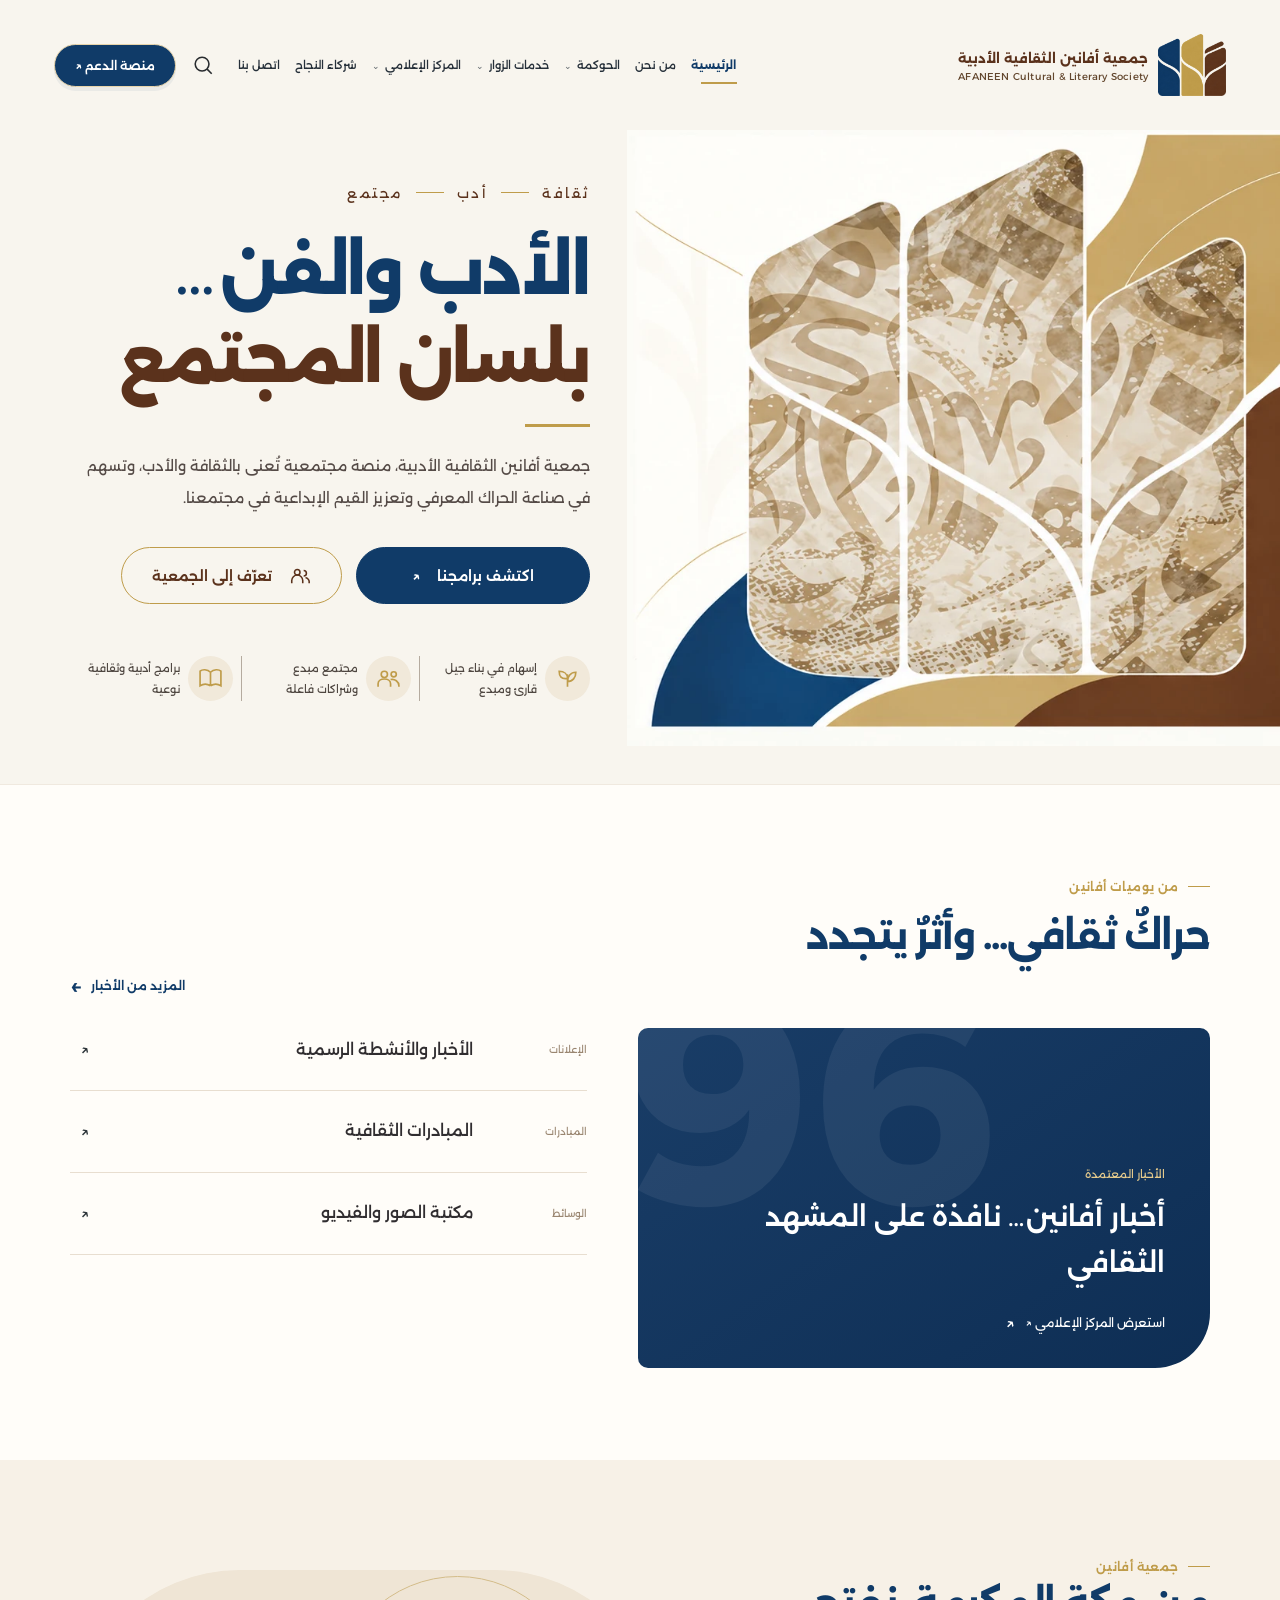
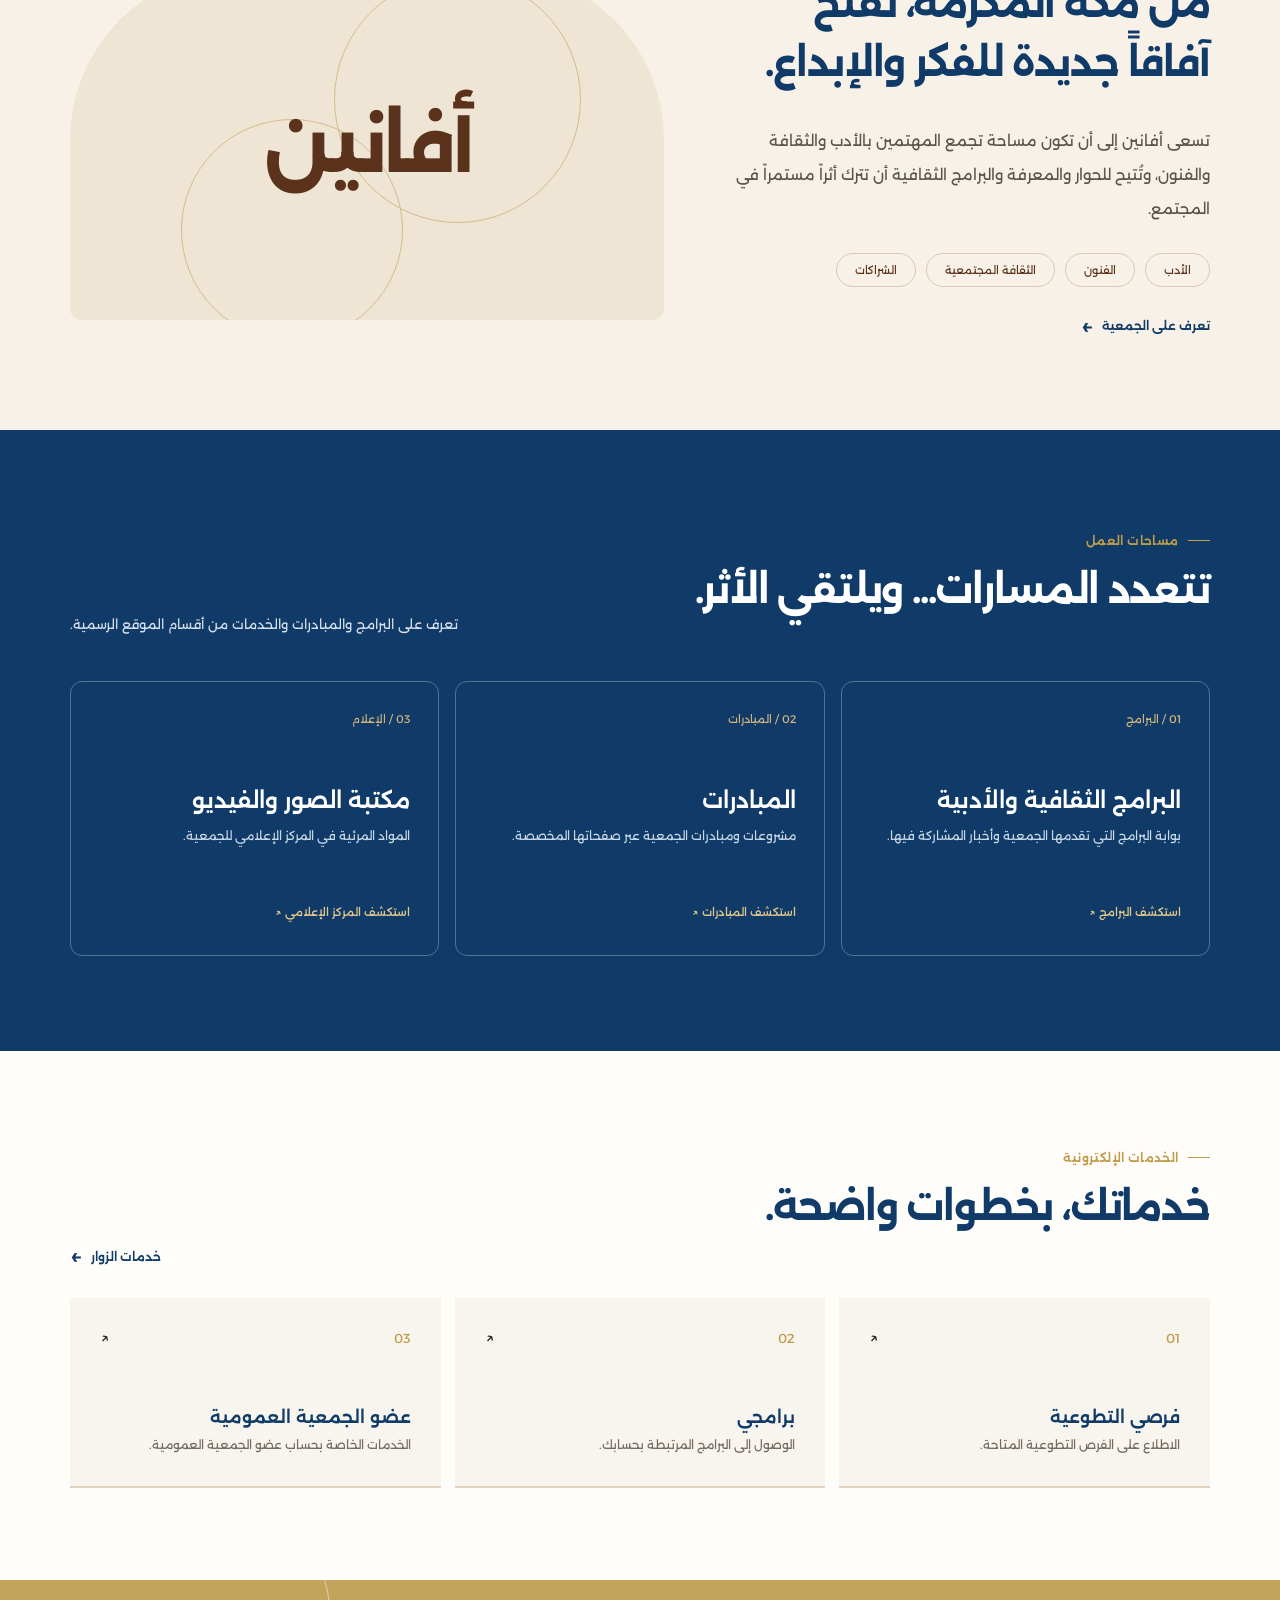
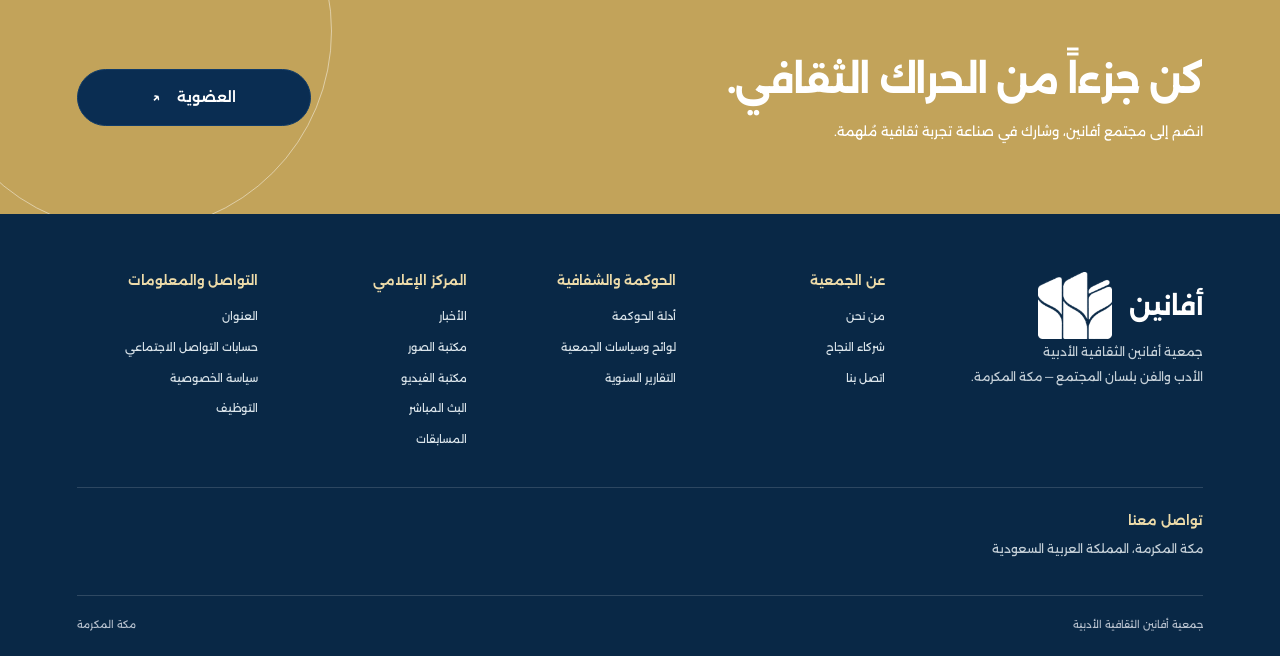
<file: index.html>
<!DOCTYPE html>

<html dir="rtl" lang="ar">
<head>
<meta charset="utf-8"/><meta content="width=device-width,initial-scale=1" name="viewport"/>
<title>جمعية أفانين | الأدب والفن بلسان المجتمع</title>
<meta content="جمعية أفانين الثقافية الأدبية في مكة المكرمة. اكتشف برامج الجمعية ومبادراتها وأخبارها وخدماتها." name="description"/>
<meta content="#103B68" name="theme-color"/><meta content="noindex,nofollow" name="robots"/>
<link href="assets/style.css" rel="stylesheet"/></head>
<body>
<a class="skip" href="#main">تجاوز إلى المحتوى الرئيسي</a>
<header class="site-header" id="top">
<a aria-label="جمعية أفانين - الرئيسية" class="brand" href="index.html"><img alt="رمز جمعية أفانين" class="brand-mark" src="assets/afaneen-logo.png"/><span class="brand-type"><b>جمعية أفانين الثقافية الأدبية</b><span>AFANEEN Cultural &amp; Literary Society</span></span></a>
<nav aria-label="القائمة الرئيسية" class="nav">
<div class="nav-item"><a aria-current="page" class="nav-link" href="index.html">الرئيسية</a></div>
<div class="nav-item"><a class="nav-link" href="about.html">من نحن</a></div>
<div class="nav-item"><button aria-expanded="false" aria-haspopup="true" class="nav-link" type="button">الحوكمة <span class="chevron">⌄</span></button><div class="dropdown"><a href="governance.html">الحوكمة والإفصاح</a><a href="governance.html#guides">أدلة الحوكمة</a><a href="governance.html#policies">لوائح وسياسات الجمعية</a><a href="governance.html#reports">التقارير السنوية</a></div></div>
<div class="nav-item"><button aria-expanded="false" aria-haspopup="true" class="nav-link" type="button">خدمات الزوار <span class="chevron">⌄</span></button><div class="dropdown"><a href="services.html">جميع الخدمات</a><a href="volunteering.html">فرصي التطوعية</a><a href="programs.html#my-programs">برامجي</a><a href="membership.html">حساب عضو الجمعية العمومية</a></div></div>
<div class="nav-item"><button aria-expanded="false" aria-haspopup="true" class="nav-link" type="button">المركز الإعلامي <span class="chevron">⌄</span></button><div class="dropdown"><a href="media.html#news">الأخبار</a><a href="media.html#initiatives">المبادرات</a><a href="media.html#photos">مكتبة الصور</a><a href="media.html#videos">مكتبة الفيديو</a><a href="media.html#live">البث المباشر</a><a href="media.html#contests">المسابقات</a></div></div>
<div class="nav-item"><a class="nav-link" href="partners.html">شركاء النجاح</a></div>
<div class="nav-item"><a class="nav-link" href="contact.html">اتصل بنا</a></div>
</nav>
<div class="header-actions"><button class="support-btn js-support" type="button" disabled aria-disabled="true">منصة الدعم ↗</button><button aria-label="بحث في الموقع" class="search-btn" id="open-search"><svg fill="none" stroke="currentColor" stroke-width="1.7" viewbox="0 0 24 24"><circle cx="11" cy="11" r="7.5"></circle><path d="m16.5 16.5 5 5"></path></svg></button><button aria-label="فتح القائمة" class="mobile-toggle" id="mobile-open"><svg fill="none" stroke="currentColor" stroke-width="1.8" viewbox="0 0 24 24"><path d="M3 6h18M3 12h18M3 18h18"></path></svg></button></div>
</header>
<main id="main">
<section aria-labelledby="hero-heading" class="hero">
<div class="hero-copy"><div class="hero-kicker">ثقافة <i></i> أدب <i></i> مجتمع</div><h1 id="hero-heading">الأدب والفن… <span>بلسان المجتمع</span></h1><div class="rule"></div><p>جمعية أفانين الثقافية الأدبية، منصة مجتمعية تُعنى بالثقافة والأدب، وتسهم في صناعة الحراك المعرفي وتعزيز القيم الإبداعية في مجتمعنا.</p><div class="hero-actions"><a class="primary-cta" href="programs.html">اكتشف برامجنا <span aria-hidden="true">↗</span></a><a class="secondary-cta" href="about.html"><svg fill="none" height="22" stroke="currentColor" stroke-width="1.7" viewbox="0 0 24 24" width="22"><circle cx="9" cy="8" r="3"></circle><path d="M3 20v-3a6 6 0 0 1 12 0v3M16 6a3 3 0 0 1 0 6M18 14c2 0 4 2 4 4v2"></path></svg> تعرّف إلى الجمعية</a></div><div class="mini-features"><div class="mini-feature"><span class="mini-icon"><svg fill="none" stroke="currentColor" viewbox="0 0 24 24"><path d="M12 20V8M12 12C6 13 4 10 4 5c5 0 8 3 8 7ZM12 15c0-5 3-9 8-9 0 5-3 9-8 9Z"></path></svg></span><span>إسهام في بناء جيل قارئ ومبدع</span></div><div class="mini-feature"><span class="mini-icon"><svg fill="none" stroke="currentColor" viewbox="0 0 24 24"><circle cx="8" cy="8" r="3"></circle><circle cx="17" cy="8" r="2.5"></circle><path d="M2 20v-3c0-6 12-6 12 0v3M14 13c4-1 8 2 8 6v1"></path></svg></span><span>مجتمع مبدع وشراكات فاعلة</span></div><div class="mini-feature"><span class="mini-icon"><svg fill="none" stroke="currentColor" viewbox="0 0 24 24"><path d="M12 6C9 3 4 3 2 5v14c3-2 7-2 10 0m0-13c3-3 8-3 10-1v14c-3-2-7-2-10 0M12 6v13"></path></svg></span><span>برامج أدبية وثقافية نوعية</span></div></div></div>
<div class="hero-image"><img alt="تكوين فني تجريدي من حروف الخط العربي باللون الرملي مستوحى من روح الأدب والفنون" fetchpriority="high" src="assets/hero-calligraphy.webp"/></div>
</section>
<section aria-labelledby="news-heading" class="news section" id="news"><div class="section-inner"><span class="eyebrow">من يوميات أفانين</span><div class="section-heading"><h2 id="news-heading">حراكٌ ثقافي... وأثرٌ يتجدد</h2><a class="text-link" href="media.html#news">المزيد من الأخبار</a></div><div class="news-grid"><article class="featured-story"><span class="date">الأخبار المعتمدة</span><h3>أخبار أفانين… نافذة على المشهد الثقافي</h3><a href="media.html#news">استعرض المركز الإعلامي ↗</a></article><div class="news-list"><a class="news-row" href="media.html#news"><time>الإعلانات</time><h3>الأخبار والأنشطة الرسمية</h3><span aria-hidden="true">↗</span></a><a class="news-row" href="media.html#initiatives"><time>المبادرات</time><h3>المبادرات الثقافية</h3><span aria-hidden="true">↗</span></a><a class="news-row" href="media.html#photos"><time>الوسائط</time><h3>مكتبة الصور والفيديو</h3><span aria-hidden="true">↗</span></a></div></div></div></section>
<section class="about section" id="about"><div class="section-inner about-grid"><div class="about-copy"><span class="eyebrow">جمعية أفانين</span><h2>من مكة المكرمة، نفتح آفاقاً جديدة للفكر والإبداع.</h2><p>تسعى أفانين إلى أن تكون مساحة تجمع المهتمين بالأدب والثقافة والفنون، وتُتيح للحوار والمعرفة والبرامج الثقافية أن تترك أثراً مستمراً في المجتمع.</p><div class="topic-row"><span>الأدب</span><span>الفنون</span><span>الثقافة المجتمعية</span><span>الشراكات</span></div><a class="text-link" href="about.html">تعرف على الجمعية</a></div><div aria-hidden="true" class="about-word"><strong>أفانين</strong></div></div></section>
<section class="paths section" id="programs"><div class="section-inner"><span class="eyebrow">مساحات العمل</span><div class="section-heading"><h2>تتعدد المسارات... ويلتقي الأثر.</h2><p>تعرف على البرامج والمبادرات والخدمات من أقسام الموقع الرسمية.</p></div><div class="paths-grid"><a class="path" href="programs.html"><small>01 / البرامج</small><div><h3>البرامج الثقافية والأدبية</h3><p>بوابة البرامج التي تقدمها الجمعية وأخبار المشاركة فيها.</p></div><strong>استكشف البرامج ↗</strong></a><a class="path" href="media.html#initiatives"><small>02 / المبادرات</small><div><h3>المبادرات</h3><p>مشروعات ومبادرات الجمعية عبر صفحاتها المخصصة.</p></div><strong>استكشف المبادرات ↗</strong></a><a class="path" href="media.html"><small>03 / الإعلام</small><div><h3>مكتبة الصور والفيديو</h3><p>المواد المرئية في المركز الإعلامي للجمعية.</p></div><strong>استكشف المركز الإعلامي ↗</strong></a></div></div></section>
<section class="services section" id="services"><div class="section-inner"><span class="eyebrow">الخدمات الإلكترونية</span><div class="section-heading"><h2>خدماتك، بخطوات واضحة.</h2><a class="text-link" href="services.html">خدمات الزوار</a></div><div class="services-grid"><a class="service" href="volunteering.html"><div class="service-head"><span class="service-num">01</span><span aria-hidden="true">↗</span></div><div><strong>فرصي التطوعية</strong><p>الاطلاع على الفرص التطوعية المتاحة.</p></div></a><a class="service" href="programs.html#my-programs"><div class="service-head"><span class="service-num">02</span><span aria-hidden="true">↗</span></div><div><strong>برامجي</strong><p>الوصول إلى البرامج المرتبطة بحسابك.</p></div></a><a class="service" href="membership.html"><div class="service-head"><span class="service-num">03</span><span aria-hidden="true">↗</span></div><div><strong>عضو الجمعية العمومية</strong><p>الخدمات الخاصة بحساب عضو الجمعية العمومية.</p></div></a></div></div></section>
<section class="join"><div class="join-inner"><div><h2>كن جزءاً من الحراك الثقافي.</h2><p>انضم إلى مجتمع أفانين، وشارك في صناعة تجربة ثقافية مُلهمة.</p></div><a class="primary-cta" href="membership.html">العضوية <span aria-hidden="true">↗</span></a></div></section>
</main>
<footer class="footer"><div class="foot-grid"><div class="foot-identity"><div class="foot-brand"><img alt="" src="assets/afaneen-logo.png"/><strong>أفانين</strong></div><p>جمعية أفانين الثقافية الأدبية<br/>الأدب والفن بلسان المجتمع — مكة المكرمة.</p></div><div><h3>عن الجمعية</h3><a href="about.html">من نحن</a><a href="partners.html">شركاء النجاح</a><a href="contact.html">اتصل بنا</a></div><div><h3>الحوكمة والشفافية</h3><a href="governance.html#guides">أدلة الحوكمة</a><a href="governance.html#policies">لوائح وسياسات الجمعية</a><a href="governance.html#reports">التقارير السنوية</a></div><div><h3>المركز الإعلامي</h3><a href="media.html#news">الأخبار</a><a href="media.html#photos">مكتبة الصور</a><a href="media.html#videos">مكتبة الفيديو</a><a href="media.html#live">البث المباشر</a><a href="media.html#contests">المسابقات</a></div><div class="foot-contact"><h3>التواصل والمعلومات</h3>
<a href="contact.html#address">العنوان</a>
<a href="contact.html#social-media">حسابات التواصل الاجتماعي</a>
<a href="privacy.html">سياسة الخصوصية</a>
<a href="careers.html">التوظيف</a>
</div></div><div aria-label="موقع الجمعية" class="footer-meta"><div><h3>تواصل معنا</h3><p>مكة المكرمة، المملكة العربية السعودية</p></div></div><div class="foot-bottom"><span>جمعية أفانين الثقافية الأدبية</span><span>مكة المكرمة</span></div></footer>
<div class="backdrop" id="mobile-backdrop"></div><aside aria-label="قائمة الجوال" class="mobile-panel" id="mobile-menu"><div class="mobile-head"><strong>القائمة الرئيسية</strong><button aria-label="إغلاق القائمة" class="close-btn" id="mobile-close" type="button">×</button></div>
<a href="index.html">الرئيسية</a><a href="about.html">من نحن</a>
<details><summary>الحوكمة</summary><a href="governance.html">الحوكمة والإفصاح</a><a href="governance.html#guides">أدلة الحوكمة</a><a href="governance.html#policies">لوائح وسياسات الجمعية</a><a href="governance.html#reports">التقارير السنوية</a></details>
<details><summary>خدمات الزوار</summary><a href="services.html">جميع الخدمات</a><a href="volunteering.html">فرصي التطوعية</a><a href="programs.html#my-programs">برامجي</a><a href="membership.html">حساب عضو الجمعية العمومية</a></details>
<details><summary>المركز الإعلامي</summary><a href="media.html#news">الأخبار</a><a href="media.html#initiatives">المبادرات</a><a href="media.html#photos">مكتبة الصور</a><a href="media.html#videos">مكتبة الفيديو</a><a href="media.html#live">البث المباشر</a><a href="media.html#contests">المسابقات</a></details>
<a href="partners.html">شركاء النجاح</a><a href="contact.html">اتصل بنا</a><button class="support-btn js-support" type="button" disabled aria-disabled="true">منصة الدعم ↗</button></aside>
<div aria-label="البحث في أقسام الموقع" aria-modal="true" class="search-overlay" id="search-overlay" role="dialog"><div class="search-panel"><div class="search-top"><h2>إلى أين تريد الذهاب؟</h2><button aria-label="إغلاق البحث" class="close-btn" id="close-search">×</button></div><label class="sr-only" for="search-query">البحث في قوائم الموقع</label><input autocomplete="off" id="search-query" placeholder="ابحث في الأقسام والخدمات..."/><div class="search-results" id="search-results"></div></div></div>


<script defer="True" src="assets/site.js"></script></body></html>
</file>
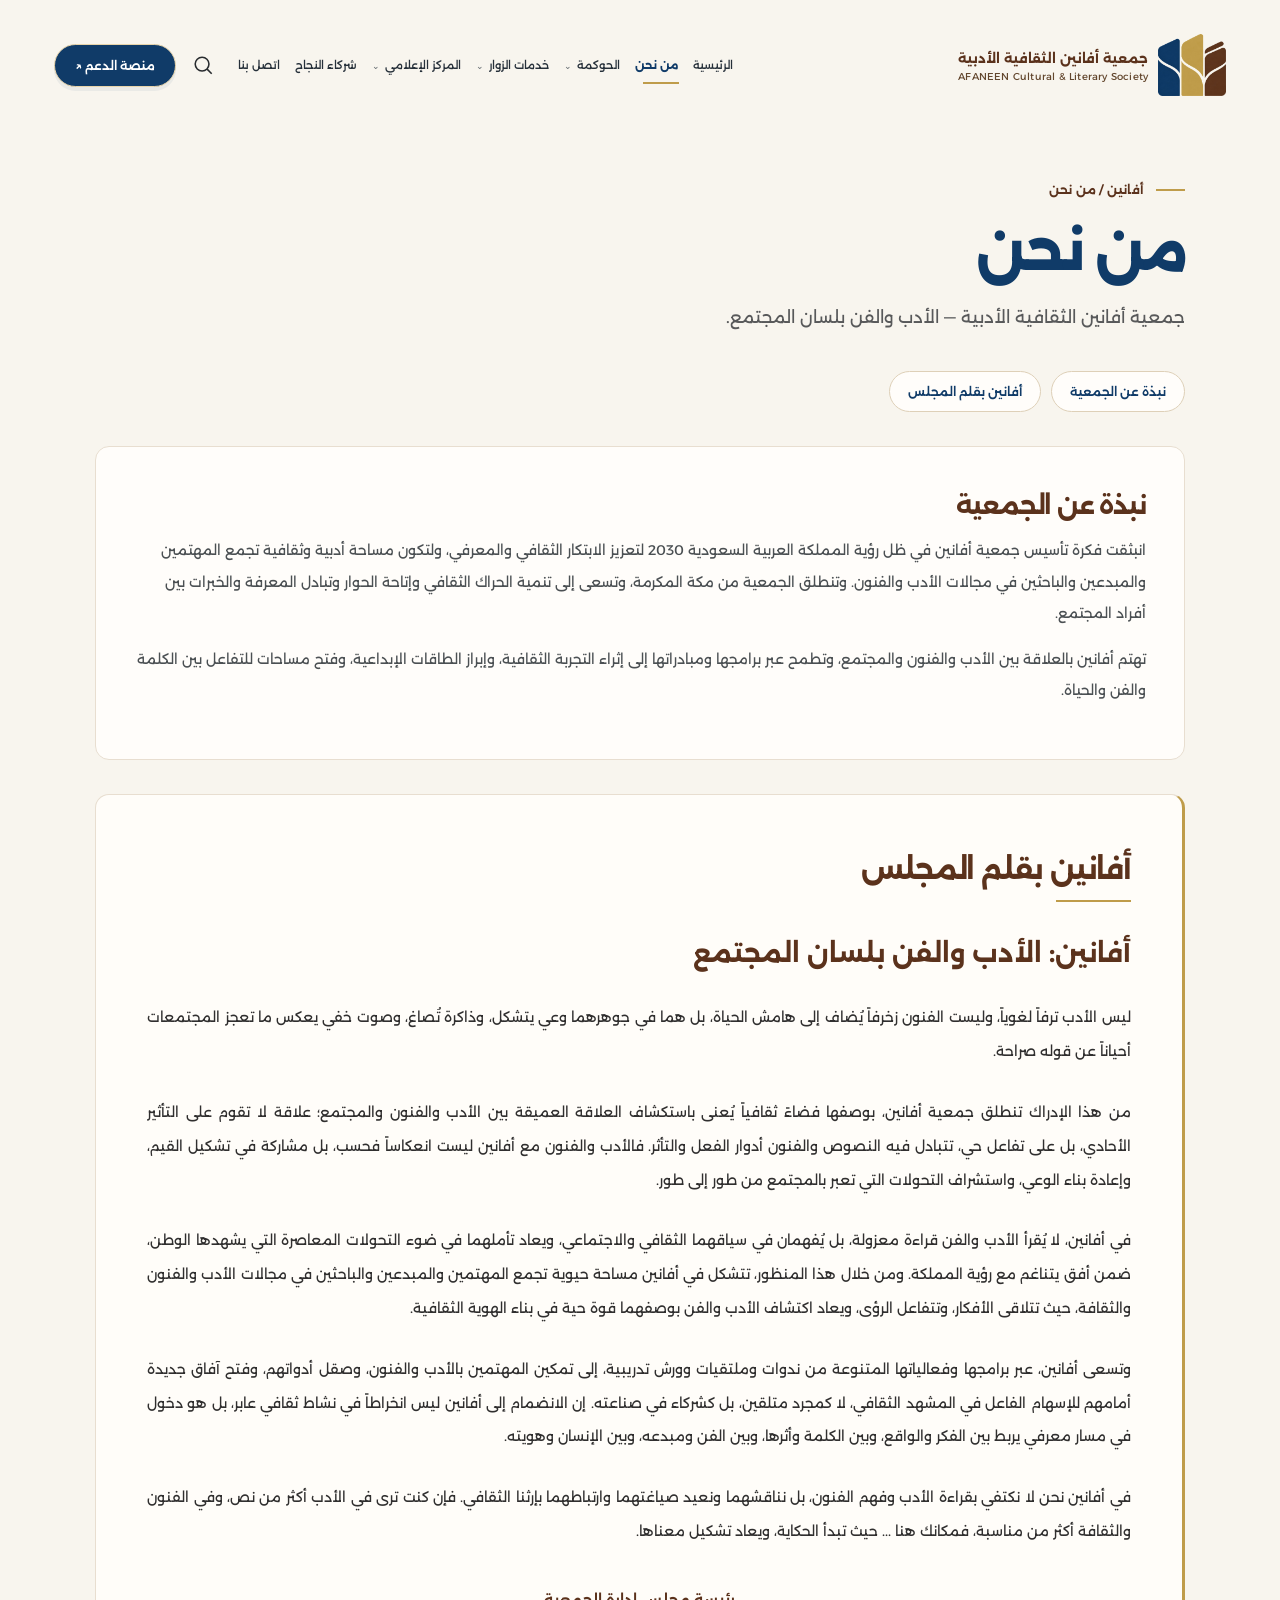
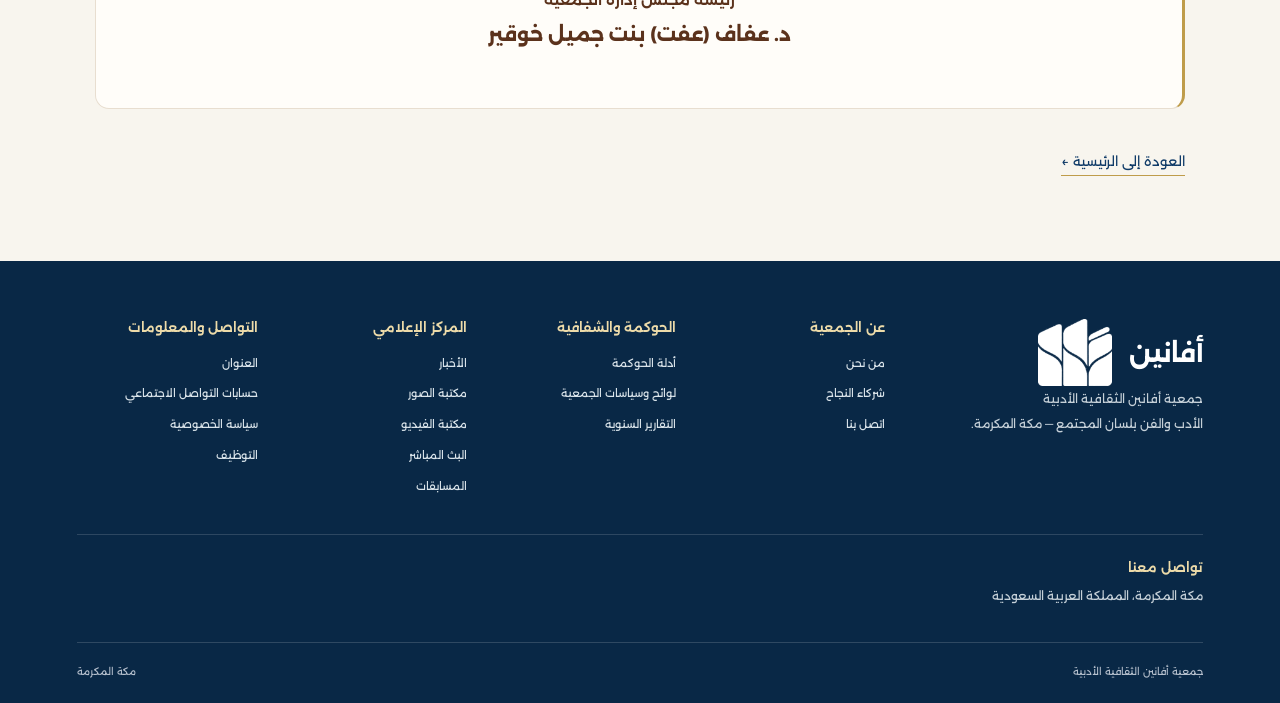
<file: about.html>
<!DOCTYPE html>

<html dir="rtl" lang="ar">
<head>
<meta charset="utf-8"/><meta content="width=device-width,initial-scale=1" name="viewport"/>
<title>من نحن | جمعية أفانين</title>
<meta content="تعرف إلى جمعية أفانين، واقرأ نبذة عن الجمعية ونص «أفانين بقلم المجلس»." name="description"/>
<meta content="#103B68" name="theme-color"/><meta content="noindex,nofollow" name="robots"/>
<link href="assets/style.css" rel="stylesheet"/></head>
<body>
<a class="skip" href="#main">تجاوز إلى المحتوى الرئيسي</a>
<header class="site-header" id="top">
<a aria-label="جمعية أفانين - الرئيسية" class="brand" href="index.html"><img alt="رمز جمعية أفانين" class="brand-mark" src="assets/afaneen-logo.png"/><span class="brand-type"><b>جمعية أفانين الثقافية الأدبية</b><span>AFANEEN Cultural &amp; Literary Society</span></span></a>
<nav aria-label="القائمة الرئيسية" class="nav">
<div class="nav-item"><a class="nav-link" href="index.html">الرئيسية</a></div>
<div class="nav-item"><a aria-current="page" class="nav-link" href="about.html">من نحن</a></div>
<div class="nav-item"><button aria-expanded="false" aria-haspopup="true" class="nav-link" type="button">الحوكمة <span class="chevron">⌄</span></button><div class="dropdown"><a href="governance.html">الحوكمة والإفصاح</a><a href="governance.html#guides">أدلة الحوكمة</a><a href="governance.html#policies">لوائح وسياسات الجمعية</a><a href="governance.html#reports">التقارير السنوية</a></div></div>
<div class="nav-item"><button aria-expanded="false" aria-haspopup="true" class="nav-link" type="button">خدمات الزوار <span class="chevron">⌄</span></button><div class="dropdown"><a href="services.html">جميع الخدمات</a><a href="volunteering.html">فرصي التطوعية</a><a href="programs.html#my-programs">برامجي</a><a href="membership.html">حساب عضو الجمعية العمومية</a></div></div>
<div class="nav-item"><button aria-expanded="false" aria-haspopup="true" class="nav-link" type="button">المركز الإعلامي <span class="chevron">⌄</span></button><div class="dropdown"><a href="media.html#news">الأخبار</a><a href="media.html#initiatives">المبادرات</a><a href="media.html#photos">مكتبة الصور</a><a href="media.html#videos">مكتبة الفيديو</a><a href="media.html#live">البث المباشر</a><a href="media.html#contests">المسابقات</a></div></div>
<div class="nav-item"><a class="nav-link" href="partners.html">شركاء النجاح</a></div>
<div class="nav-item"><a class="nav-link" href="contact.html">اتصل بنا</a></div>
</nav>
<div class="header-actions"><button class="support-btn js-support" type="button" disabled aria-disabled="true">منصة الدعم ↗</button><button aria-label="بحث في الموقع" class="search-btn" id="open-search"><svg fill="none" stroke="currentColor" stroke-width="1.7" viewbox="0 0 24 24"><circle cx="11" cy="11" r="7.5"></circle><path d="m16.5 16.5 5 5"></path></svg></button><button aria-label="فتح القائمة" class="mobile-toggle" id="mobile-open"><svg fill="none" stroke="currentColor" stroke-width="1.8" viewbox="0 0 24 24"><path d="M3 6h18M3 12h18M3 18h18"></path></svg></button></div>
</header>
<main class="inner-main about-page" dir="rtl" id="main"><div class="inner-wrap">
<span class="inner-kicker">أفانين / من نحن</span><h1>من نحن</h1>
<p class="lede">جمعية أفانين الثقافية الأدبية — الأدب والفن بلسان المجتمع.</p>
<nav class="about-section-nav" aria-label="أقسام من نحن"><a href="#intro">نبذة عن الجمعية</a><a href="#chairwoman-message">أفانين بقلم المجلس</a></nav>
<section class="inner-panel about-intro" id="intro" aria-labelledby="about-intro-heading"><h2 id="about-intro-heading">نبذة عن الجمعية</h2>
<p>انبثقت فكرة تأسيس جمعية أفانين في ظل رؤية المملكة العربية السعودية 2030 لتعزيز الابتكار الثقافي والمعرفي، ولتكون مساحة أدبية وثقافية تجمع المهتمين والمبدعين والباحثين في مجالات الأدب والفنون. وتنطلق الجمعية من مكة المكرمة، وتسعى إلى تنمية الحراك الثقافي وإتاحة الحوار وتبادل المعرفة والخبرات بين أفراد المجتمع.</p>
<p>تهتم أفانين بالعلاقة بين الأدب والفنون والمجتمع، وتطمح عبر برامجها ومبادراتها إلى إثراء التجربة الثقافية، وإبراز الطاقات الإبداعية، وفتح مساحات للتفاعل بين الكلمة والفن والحياة.</p>
</section>
<section class="inner-panel council-message" id="chairwoman-message" aria-labelledby="council-heading"><h2 id="council-heading">أفانين بقلم المجلس</h2>
<div class="council-divider" aria-hidden="true"></div>
<h3 class="council-subtitle">أفانين: الأدب والفن بلسان المجتمع</h3>
<div class="council-prose"><p>ليس الأدب ترفاً لغوياً، وليست الفنون زخرفاً يُضاف إلى هامش الحياة، بل هما في جوهرهما وعي يتشكل، وذاكرة تُصاغ، وصوت خفي يعكس ما تعجز المجتمعات أحياناً عن قوله صراحة.</p>
<p>من هذا الإدراك تنطلق جمعية أفانين، بوصفها فضاءً ثقافياً يُعنى باستكشاف العلاقة العميقة بين الأدب والفنون والمجتمع؛ علاقة لا تقوم على التأثير الأحادي، بل على تفاعل حي، تتبادل فيه النصوص والفنون أدوار الفعل والتأثر. فالأدب والفنون مع أفانين ليست انعكاساً فحسب، بل مشاركة في تشكيل القيم، وإعادة بناء الوعي، واستشراف التحولات التي تعبر بالمجتمع من طور إلى طور.</p>
<p>في أفانين، لا يُقرأ الأدب والفن قراءة معزولة، بل يُفهمان في سياقهما الثقافي والاجتماعي، ويعاد تأملهما في ضوء التحولات المعاصرة التي يشهدها الوطن، ضمن أفق يتناغم مع رؤية المملكة. ومن خلال هذا المنظور، تتشكل في أفانين مساحة حيوية تجمع المهتمين والمبدعين والباحثين في مجالات الأدب والفنون والثقافة، حيث تتلاقى الأفكار، وتتفاعل الرؤى، ويعاد اكتشاف الأدب والفن بوصفهما قوة حية في بناء الهوية الثقافية.</p>
<p>وتسعى أفانين، عبر برامجها وفعالياتها المتنوعة من ندوات وملتقيات وورش تدريبية، إلى تمكين المهتمين بالأدب والفنون، وصقل أدواتهم، وفتح آفاق جديدة أمامهم للإسهام الفاعل في المشهد الثقافي، لا كمجرد متلقين، بل كشركاء في صناعته. إن الانضمام إلى أفانين ليس انخراطاً في نشاط ثقافي عابر، بل هو دخول في مسار معرفي يربط بين الفكر والواقع، وبين الكلمة وأثرها، وبين الفن ومبدعه، وبين الإنسان وهويته.</p>
<p>في أفانين نحن لا نكتفي بقراءة الأدب وفهم الفنون، بل نناقشهما ونعيد صياغتهما وارتباطهما بإرثنا الثقافي. فإن كنت ترى في الأدب أكثر من نص، وفي الفنون والثقافة أكثر من مناسبة، فمكانك هنا ... حيث تبدأ الحكاية، ويعاد تشكيل معناها.</p></div>
<div class="council-signature"><span>رئيسة مجلس إدارة الجمعية</span><strong>د. عفاف (عفت) بنت جميل خوقير</strong></div>
</section>
<a class="link-home" href="index.html">العودة إلى الرئيسية ←</a></div></main>
<footer class="footer"><div class="foot-grid"><div class="foot-identity"><div class="foot-brand"><img alt="" src="assets/afaneen-logo.png"/><strong>أفانين</strong></div><p>جمعية أفانين الثقافية الأدبية<br/>الأدب والفن بلسان المجتمع — مكة المكرمة.</p></div><div><h3>عن الجمعية</h3><a href="about.html">من نحن</a><a href="partners.html">شركاء النجاح</a><a href="contact.html">اتصل بنا</a></div><div><h3>الحوكمة والشفافية</h3><a href="governance.html#guides">أدلة الحوكمة</a><a href="governance.html#policies">لوائح وسياسات الجمعية</a><a href="governance.html#reports">التقارير السنوية</a></div><div><h3>المركز الإعلامي</h3><a href="media.html#news">الأخبار</a><a href="media.html#photos">مكتبة الصور</a><a href="media.html#videos">مكتبة الفيديو</a><a href="media.html#live">البث المباشر</a><a href="media.html#contests">المسابقات</a></div><div class="foot-contact"><h3>التواصل والمعلومات</h3>
<a href="contact.html#address">العنوان</a>
<a href="contact.html#social-media">حسابات التواصل الاجتماعي</a>
<a href="privacy.html">سياسة الخصوصية</a>
<a href="careers.html">التوظيف</a>
</div></div><div aria-label="موقع الجمعية" class="footer-meta"><div><h3>تواصل معنا</h3><p>مكة المكرمة، المملكة العربية السعودية</p></div></div><div class="foot-bottom"><span>جمعية أفانين الثقافية الأدبية</span><span>مكة المكرمة</span></div></footer>
<div class="backdrop" id="mobile-backdrop"></div><aside aria-label="قائمة الجوال" class="mobile-panel" id="mobile-menu"><div class="mobile-head"><strong>القائمة الرئيسية</strong><button aria-label="إغلاق القائمة" class="close-btn" id="mobile-close" type="button">×</button></div>
<a href="index.html">الرئيسية</a><a href="about.html">من نحن</a>
<details><summary>الحوكمة</summary><a href="governance.html">الحوكمة والإفصاح</a><a href="governance.html#guides">أدلة الحوكمة</a><a href="governance.html#policies">لوائح وسياسات الجمعية</a><a href="governance.html#reports">التقارير السنوية</a></details>
<details><summary>خدمات الزوار</summary><a href="services.html">جميع الخدمات</a><a href="volunteering.html">فرصي التطوعية</a><a href="programs.html#my-programs">برامجي</a><a href="membership.html">حساب عضو الجمعية العمومية</a></details>
<details><summary>المركز الإعلامي</summary><a href="media.html#news">الأخبار</a><a href="media.html#initiatives">المبادرات</a><a href="media.html#photos">مكتبة الصور</a><a href="media.html#videos">مكتبة الفيديو</a><a href="media.html#live">البث المباشر</a><a href="media.html#contests">المسابقات</a></details>
<a href="partners.html">شركاء النجاح</a><a href="contact.html">اتصل بنا</a><button class="support-btn js-support" type="button" disabled aria-disabled="true">منصة الدعم ↗</button></aside>
<div aria-label="البحث في أقسام الموقع" aria-modal="true" class="search-overlay" id="search-overlay" role="dialog"><div class="search-panel"><div class="search-top"><h2>إلى أين تريد الذهاب؟</h2><button aria-label="إغلاق البحث" class="close-btn" id="close-search">×</button></div><label class="sr-only" for="search-query">البحث في قوائم الموقع</label><input autocomplete="off" id="search-query" placeholder="ابحث في الأقسام والخدمات..."/><div class="search-results" id="search-results"></div></div></div>


<script defer="True" src="assets/site.js"></script></body></html>
</file>
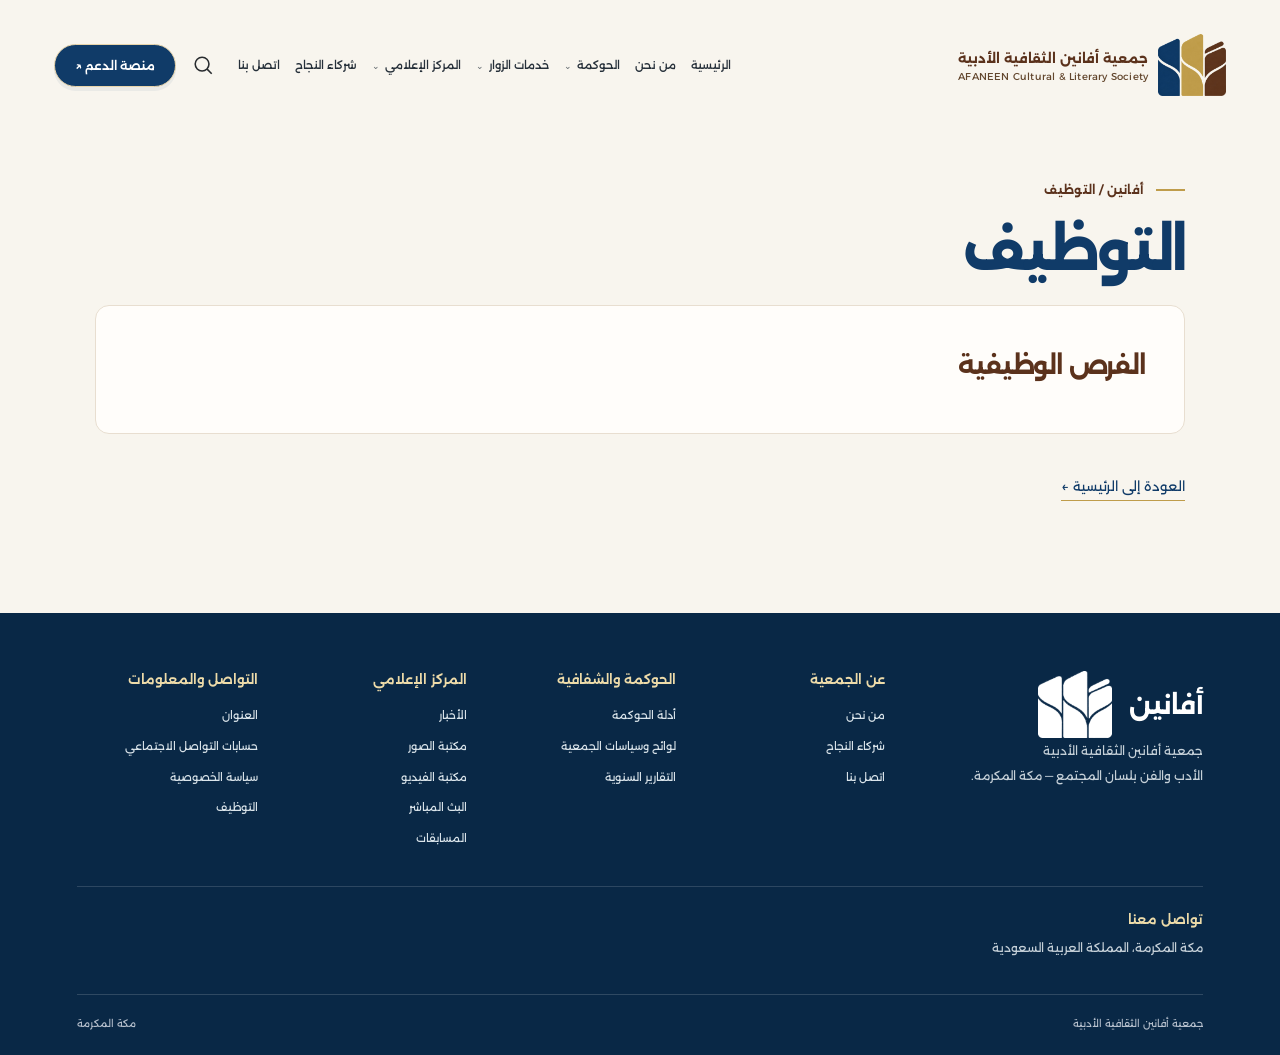
<file: careers.html>
<!DOCTYPE html>

<html dir="rtl" lang="ar">
<head>
<meta charset="utf-8"/><meta content="width=device-width,initial-scale=1" name="viewport"/>
<title>التوظيف | جمعية أفانين</title>
<meta content="صفحة الفرص الوظيفية لدى جمعية أفانين" name="description"/>
<meta content="#103B68" name="theme-color"/><meta content="noindex,nofollow" name="robots"/>
<link href="assets/style.css" rel="stylesheet"/></head>
<body>
<a class="skip" href="#main">تجاوز إلى المحتوى الرئيسي</a>
<header class="site-header" id="top">
<a aria-label="جمعية أفانين - الرئيسية" class="brand" href="index.html"><img alt="رمز جمعية أفانين" class="brand-mark" src="assets/afaneen-logo.png"/><span class="brand-type"><b>جمعية أفانين الثقافية الأدبية</b><span>AFANEEN Cultural &amp; Literary Society</span></span></a>
<nav aria-label="القائمة الرئيسية" class="nav">
<div class="nav-item"><a class="nav-link" href="index.html">الرئيسية</a></div>
<div class="nav-item"><a class="nav-link" href="about.html">من نحن</a></div>
<div class="nav-item"><button aria-expanded="false" aria-haspopup="true" class="nav-link" type="button">الحوكمة <span class="chevron">⌄</span></button><div class="dropdown"><a href="governance.html">الحوكمة والإفصاح</a><a href="governance.html#guides">أدلة الحوكمة</a><a href="governance.html#policies">لوائح وسياسات الجمعية</a><a href="governance.html#reports">التقارير السنوية</a></div></div>
<div class="nav-item"><button aria-expanded="false" aria-haspopup="true" class="nav-link" type="button">خدمات الزوار <span class="chevron">⌄</span></button><div class="dropdown"><a href="services.html">جميع الخدمات</a><a href="volunteering.html">فرصي التطوعية</a><a href="programs.html#my-programs">برامجي</a><a href="membership.html">حساب عضو الجمعية العمومية</a></div></div>
<div class="nav-item"><button aria-expanded="false" aria-haspopup="true" class="nav-link" type="button">المركز الإعلامي <span class="chevron">⌄</span></button><div class="dropdown"><a href="media.html#news">الأخبار</a><a href="media.html#initiatives">المبادرات</a><a href="media.html#photos">مكتبة الصور</a><a href="media.html#videos">مكتبة الفيديو</a><a href="media.html#live">البث المباشر</a><a href="media.html#contests">المسابقات</a></div></div>
<div class="nav-item"><a class="nav-link" href="partners.html">شركاء النجاح</a></div>
<div class="nav-item"><a class="nav-link" href="contact.html">اتصل بنا</a></div>
</nav>
<div class="header-actions"><button class="support-btn js-support" type="button" disabled aria-disabled="true">منصة الدعم ↗</button><button aria-label="بحث في الموقع" class="search-btn" id="open-search"><svg fill="none" stroke="currentColor" stroke-width="1.7" viewbox="0 0 24 24"><circle cx="11" cy="11" r="7.5"></circle><path d="m16.5 16.5 5 5"></path></svg></button><button aria-label="فتح القائمة" class="mobile-toggle" id="mobile-open"><svg fill="none" stroke="currentColor" stroke-width="1.8" viewbox="0 0 24 24"><path d="M3 6h18M3 12h18M3 18h18"></path></svg></button></div>
</header>
<main class="inner-main" dir="rtl" id="main"><div class="inner-wrap"><span class="inner-kicker">أفانين / التوظيف</span><h1>التوظيف</h1><section class="inner-panel"><h2>الفرص الوظيفية</h2></section><a class="link-home" href="index.html">العودة إلى الرئيسية ←</a></div></main>
<footer class="footer"><div class="foot-grid"><div class="foot-identity"><div class="foot-brand"><img alt="" src="assets/afaneen-logo.png"/><strong>أفانين</strong></div><p>جمعية أفانين الثقافية الأدبية<br/>الأدب والفن بلسان المجتمع — مكة المكرمة.</p></div><div><h3>عن الجمعية</h3><a href="about.html">من نحن</a><a href="partners.html">شركاء النجاح</a><a href="contact.html">اتصل بنا</a></div><div><h3>الحوكمة والشفافية</h3><a href="governance.html#guides">أدلة الحوكمة</a><a href="governance.html#policies">لوائح وسياسات الجمعية</a><a href="governance.html#reports">التقارير السنوية</a></div><div><h3>المركز الإعلامي</h3><a href="media.html#news">الأخبار</a><a href="media.html#photos">مكتبة الصور</a><a href="media.html#videos">مكتبة الفيديو</a><a href="media.html#live">البث المباشر</a><a href="media.html#contests">المسابقات</a></div><div class="foot-contact"><h3>التواصل والمعلومات</h3>
<a href="contact.html#address">العنوان</a>
<a href="contact.html#social-media">حسابات التواصل الاجتماعي</a>
<a href="privacy.html">سياسة الخصوصية</a>
<a href="careers.html">التوظيف</a>
</div></div><div aria-label="موقع الجمعية" class="footer-meta"><div><h3>تواصل معنا</h3><p>مكة المكرمة، المملكة العربية السعودية</p></div></div><div class="foot-bottom"><span>جمعية أفانين الثقافية الأدبية</span><span>مكة المكرمة</span></div></footer>
<div class="backdrop" id="mobile-backdrop"></div><aside aria-label="قائمة الجوال" class="mobile-panel" id="mobile-menu"><div class="mobile-head"><strong>القائمة الرئيسية</strong><button aria-label="إغلاق القائمة" class="close-btn" id="mobile-close" type="button">×</button></div>
<a href="index.html">الرئيسية</a><a href="about.html">من نحن</a>
<details><summary>الحوكمة</summary><a href="governance.html">الحوكمة والإفصاح</a><a href="governance.html#guides">أدلة الحوكمة</a><a href="governance.html#policies">لوائح وسياسات الجمعية</a><a href="governance.html#reports">التقارير السنوية</a></details>
<details><summary>خدمات الزوار</summary><a href="services.html">جميع الخدمات</a><a href="volunteering.html">فرصي التطوعية</a><a href="programs.html#my-programs">برامجي</a><a href="membership.html">حساب عضو الجمعية العمومية</a></details>
<details><summary>المركز الإعلامي</summary><a href="media.html#news">الأخبار</a><a href="media.html#initiatives">المبادرات</a><a href="media.html#photos">مكتبة الصور</a><a href="media.html#videos">مكتبة الفيديو</a><a href="media.html#live">البث المباشر</a><a href="media.html#contests">المسابقات</a></details>
<a href="partners.html">شركاء النجاح</a><a href="contact.html">اتصل بنا</a><button class="support-btn js-support" type="button" disabled aria-disabled="true">منصة الدعم ↗</button></aside>
<div aria-label="البحث في أقسام الموقع" aria-modal="true" class="search-overlay" id="search-overlay" role="dialog"><div class="search-panel"><div class="search-top"><h2>إلى أين تريد الذهاب؟</h2><button aria-label="إغلاق البحث" class="close-btn" id="close-search">×</button></div><label class="sr-only" for="search-query">البحث في قوائم الموقع</label><input autocomplete="off" id="search-query" placeholder="ابحث في الأقسام والخدمات..."/><div class="search-results" id="search-results"></div></div></div>


<script defer="True" src="assets/site.js"></script></body></html>
</file>
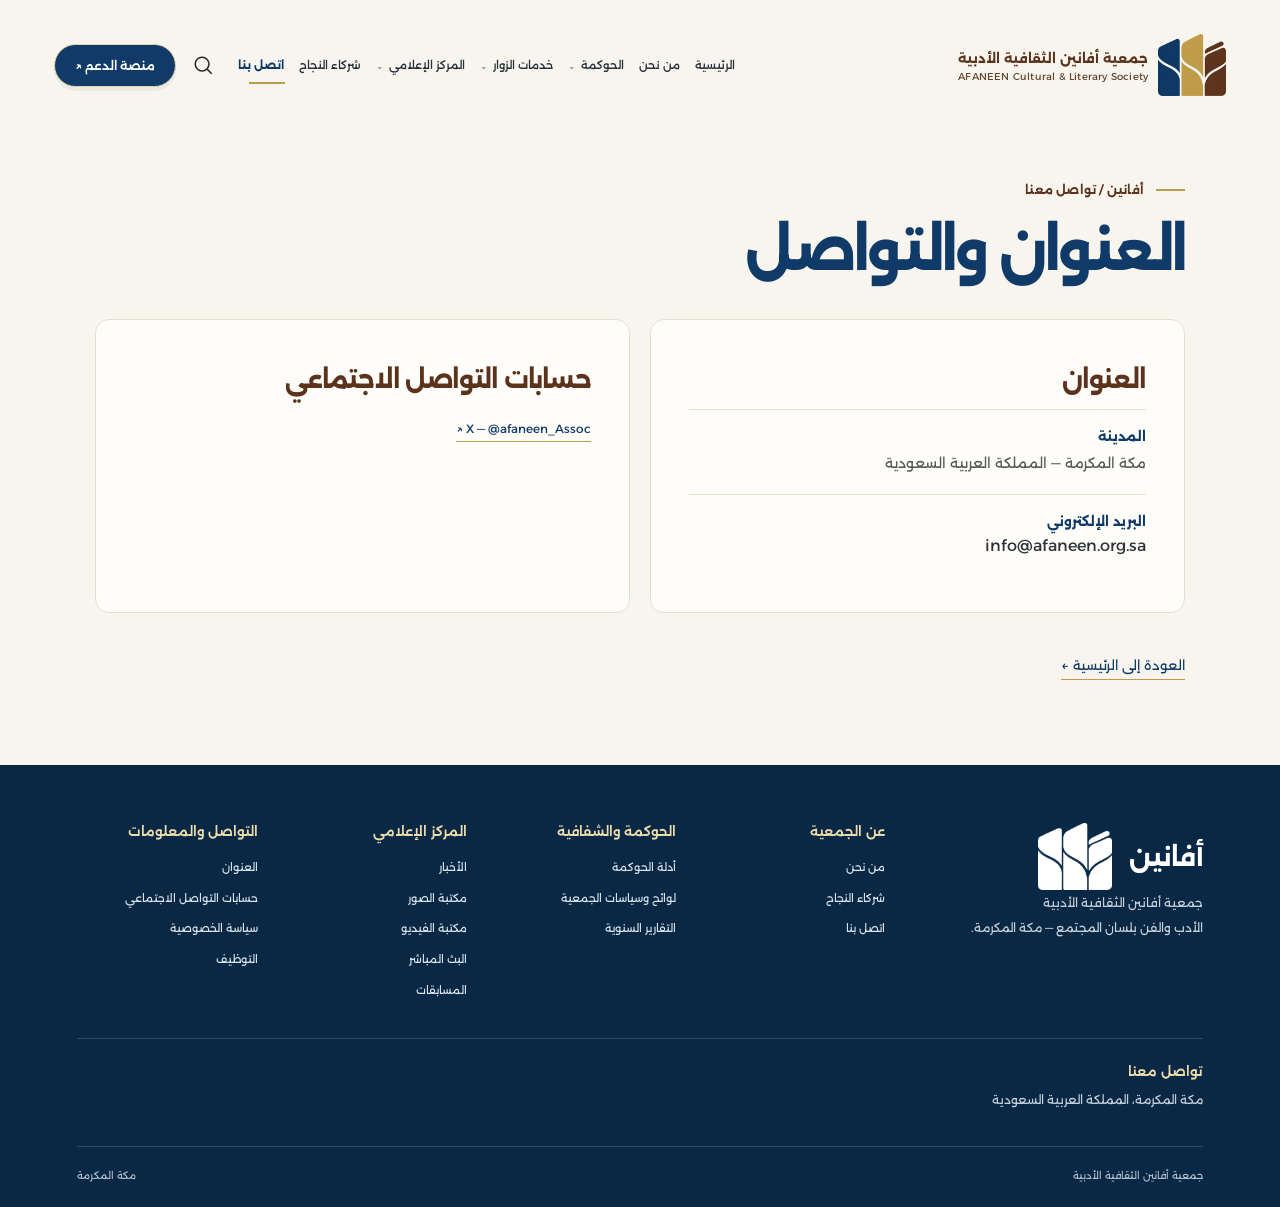
<file: contact.html>
<!DOCTYPE html>

<html dir="rtl" lang="ar">
<head>
<meta charset="utf-8"/><meta content="width=device-width,initial-scale=1" name="viewport"/>
<title>العنوان والتواصل | جمعية أفانين</title>
<meta content="بيانات موقع جمعية أفانين وقنوات التواصل الاجتماعي" name="description"/>
<meta content="#103B68" name="theme-color"/><meta content="noindex,nofollow" name="robots"/>
<link href="assets/style.css" rel="stylesheet"/></head>
<body>
<a class="skip" href="#main">تجاوز إلى المحتوى الرئيسي</a>
<header class="site-header" id="top">
<a aria-label="جمعية أفانين - الرئيسية" class="brand" href="index.html"><img alt="رمز جمعية أفانين" class="brand-mark" src="assets/afaneen-logo.png"/><span class="brand-type"><b>جمعية أفانين الثقافية الأدبية</b><span>AFANEEN Cultural &amp; Literary Society</span></span></a>
<nav aria-label="القائمة الرئيسية" class="nav">
<div class="nav-item"><a class="nav-link" href="index.html">الرئيسية</a></div>
<div class="nav-item"><a class="nav-link" href="about.html">من نحن</a></div>
<div class="nav-item"><button aria-expanded="false" aria-haspopup="true" class="nav-link" type="button">الحوكمة <span class="chevron">⌄</span></button><div class="dropdown"><a href="governance.html">الحوكمة والإفصاح</a><a href="governance.html#guides">أدلة الحوكمة</a><a href="governance.html#policies">لوائح وسياسات الجمعية</a><a href="governance.html#reports">التقارير السنوية</a></div></div>
<div class="nav-item"><button aria-expanded="false" aria-haspopup="true" class="nav-link" type="button">خدمات الزوار <span class="chevron">⌄</span></button><div class="dropdown"><a href="services.html">جميع الخدمات</a><a href="volunteering.html">فرصي التطوعية</a><a href="programs.html#my-programs">برامجي</a><a href="membership.html">حساب عضو الجمعية العمومية</a></div></div>
<div class="nav-item"><button aria-expanded="false" aria-haspopup="true" class="nav-link" type="button">المركز الإعلامي <span class="chevron">⌄</span></button><div class="dropdown"><a href="media.html#news">الأخبار</a><a href="media.html#initiatives">المبادرات</a><a href="media.html#photos">مكتبة الصور</a><a href="media.html#videos">مكتبة الفيديو</a><a href="media.html#live">البث المباشر</a><a href="media.html#contests">المسابقات</a></div></div>
<div class="nav-item"><a class="nav-link" href="partners.html">شركاء النجاح</a></div>
<div class="nav-item"><a aria-current="page" class="nav-link" href="contact.html">اتصل بنا</a></div>
</nav>
<div class="header-actions"><button class="support-btn js-support" type="button" disabled aria-disabled="true">منصة الدعم ↗</button><button aria-label="بحث في الموقع" class="search-btn" id="open-search"><svg fill="none" stroke="currentColor" stroke-width="1.7" viewbox="0 0 24 24"><circle cx="11" cy="11" r="7.5"></circle><path d="m16.5 16.5 5 5"></path></svg></button><button aria-label="فتح القائمة" class="mobile-toggle" id="mobile-open"><svg fill="none" stroke="currentColor" stroke-width="1.8" viewbox="0 0 24 24"><path d="M3 6h18M3 12h18M3 18h18"></path></svg></button></div>
</header>
<main class="inner-main" dir="rtl" id="main"><div class="inner-wrap"><span class="inner-kicker">أفانين / تواصل معنا</span><h1>العنوان والتواصل</h1><div class="info-grid"><section class="inner-panel" id="address"><h2>العنوان</h2><div class="detail"><strong>المدينة</strong><span>مكة المكرمة — المملكة العربية السعودية</span></div><div class="detail"><strong>البريد الإلكتروني</strong><a href="mailto:info@afaneen.org.sa">info@afaneen.org.sa</a></div></section><section class="inner-panel" id="social-media"><h2>حسابات التواصل الاجتماعي</h2><a class="inline-link" href="https://x.com/afaneen_Assoc" rel="noopener noreferrer" target="_blank">X — @afaneen_Assoc ↗</a></section></div><a class="link-home" href="index.html">العودة إلى الرئيسية ←</a></div></main>
<footer class="footer"><div class="foot-grid"><div class="foot-identity"><div class="foot-brand"><img alt="" src="assets/afaneen-logo.png"/><strong>أفانين</strong></div><p>جمعية أفانين الثقافية الأدبية<br/>الأدب والفن بلسان المجتمع — مكة المكرمة.</p></div><div><h3>عن الجمعية</h3><a href="about.html">من نحن</a><a href="partners.html">شركاء النجاح</a><a href="contact.html">اتصل بنا</a></div><div><h3>الحوكمة والشفافية</h3><a href="governance.html#guides">أدلة الحوكمة</a><a href="governance.html#policies">لوائح وسياسات الجمعية</a><a href="governance.html#reports">التقارير السنوية</a></div><div><h3>المركز الإعلامي</h3><a href="media.html#news">الأخبار</a><a href="media.html#photos">مكتبة الصور</a><a href="media.html#videos">مكتبة الفيديو</a><a href="media.html#live">البث المباشر</a><a href="media.html#contests">المسابقات</a></div><div class="foot-contact"><h3>التواصل والمعلومات</h3>
<a href="contact.html#address">العنوان</a>
<a href="contact.html#social-media">حسابات التواصل الاجتماعي</a>
<a href="privacy.html">سياسة الخصوصية</a>
<a href="careers.html">التوظيف</a>
</div></div><div aria-label="موقع الجمعية" class="footer-meta"><div><h3>تواصل معنا</h3><p>مكة المكرمة، المملكة العربية السعودية</p></div></div><div class="foot-bottom"><span>جمعية أفانين الثقافية الأدبية</span><span>مكة المكرمة</span></div></footer>
<div class="backdrop" id="mobile-backdrop"></div><aside aria-label="قائمة الجوال" class="mobile-panel" id="mobile-menu"><div class="mobile-head"><strong>القائمة الرئيسية</strong><button aria-label="إغلاق القائمة" class="close-btn" id="mobile-close" type="button">×</button></div>
<a href="index.html">الرئيسية</a><a href="about.html">من نحن</a>
<details><summary>الحوكمة</summary><a href="governance.html">الحوكمة والإفصاح</a><a href="governance.html#guides">أدلة الحوكمة</a><a href="governance.html#policies">لوائح وسياسات الجمعية</a><a href="governance.html#reports">التقارير السنوية</a></details>
<details><summary>خدمات الزوار</summary><a href="services.html">جميع الخدمات</a><a href="volunteering.html">فرصي التطوعية</a><a href="programs.html#my-programs">برامجي</a><a href="membership.html">حساب عضو الجمعية العمومية</a></details>
<details><summary>المركز الإعلامي</summary><a href="media.html#news">الأخبار</a><a href="media.html#initiatives">المبادرات</a><a href="media.html#photos">مكتبة الصور</a><a href="media.html#videos">مكتبة الفيديو</a><a href="media.html#live">البث المباشر</a><a href="media.html#contests">المسابقات</a></details>
<a href="partners.html">شركاء النجاح</a><a href="contact.html">اتصل بنا</a><button class="support-btn js-support" type="button" disabled aria-disabled="true">منصة الدعم ↗</button></aside>
<div aria-label="البحث في أقسام الموقع" aria-modal="true" class="search-overlay" id="search-overlay" role="dialog"><div class="search-panel"><div class="search-top"><h2>إلى أين تريد الذهاب؟</h2><button aria-label="إغلاق البحث" class="close-btn" id="close-search">×</button></div><label class="sr-only" for="search-query">البحث في قوائم الموقع</label><input autocomplete="off" id="search-query" placeholder="ابحث في الأقسام والخدمات..."/><div class="search-results" id="search-results"></div></div></div>


<script defer="True" src="assets/site.js"></script></body></html>
</file>
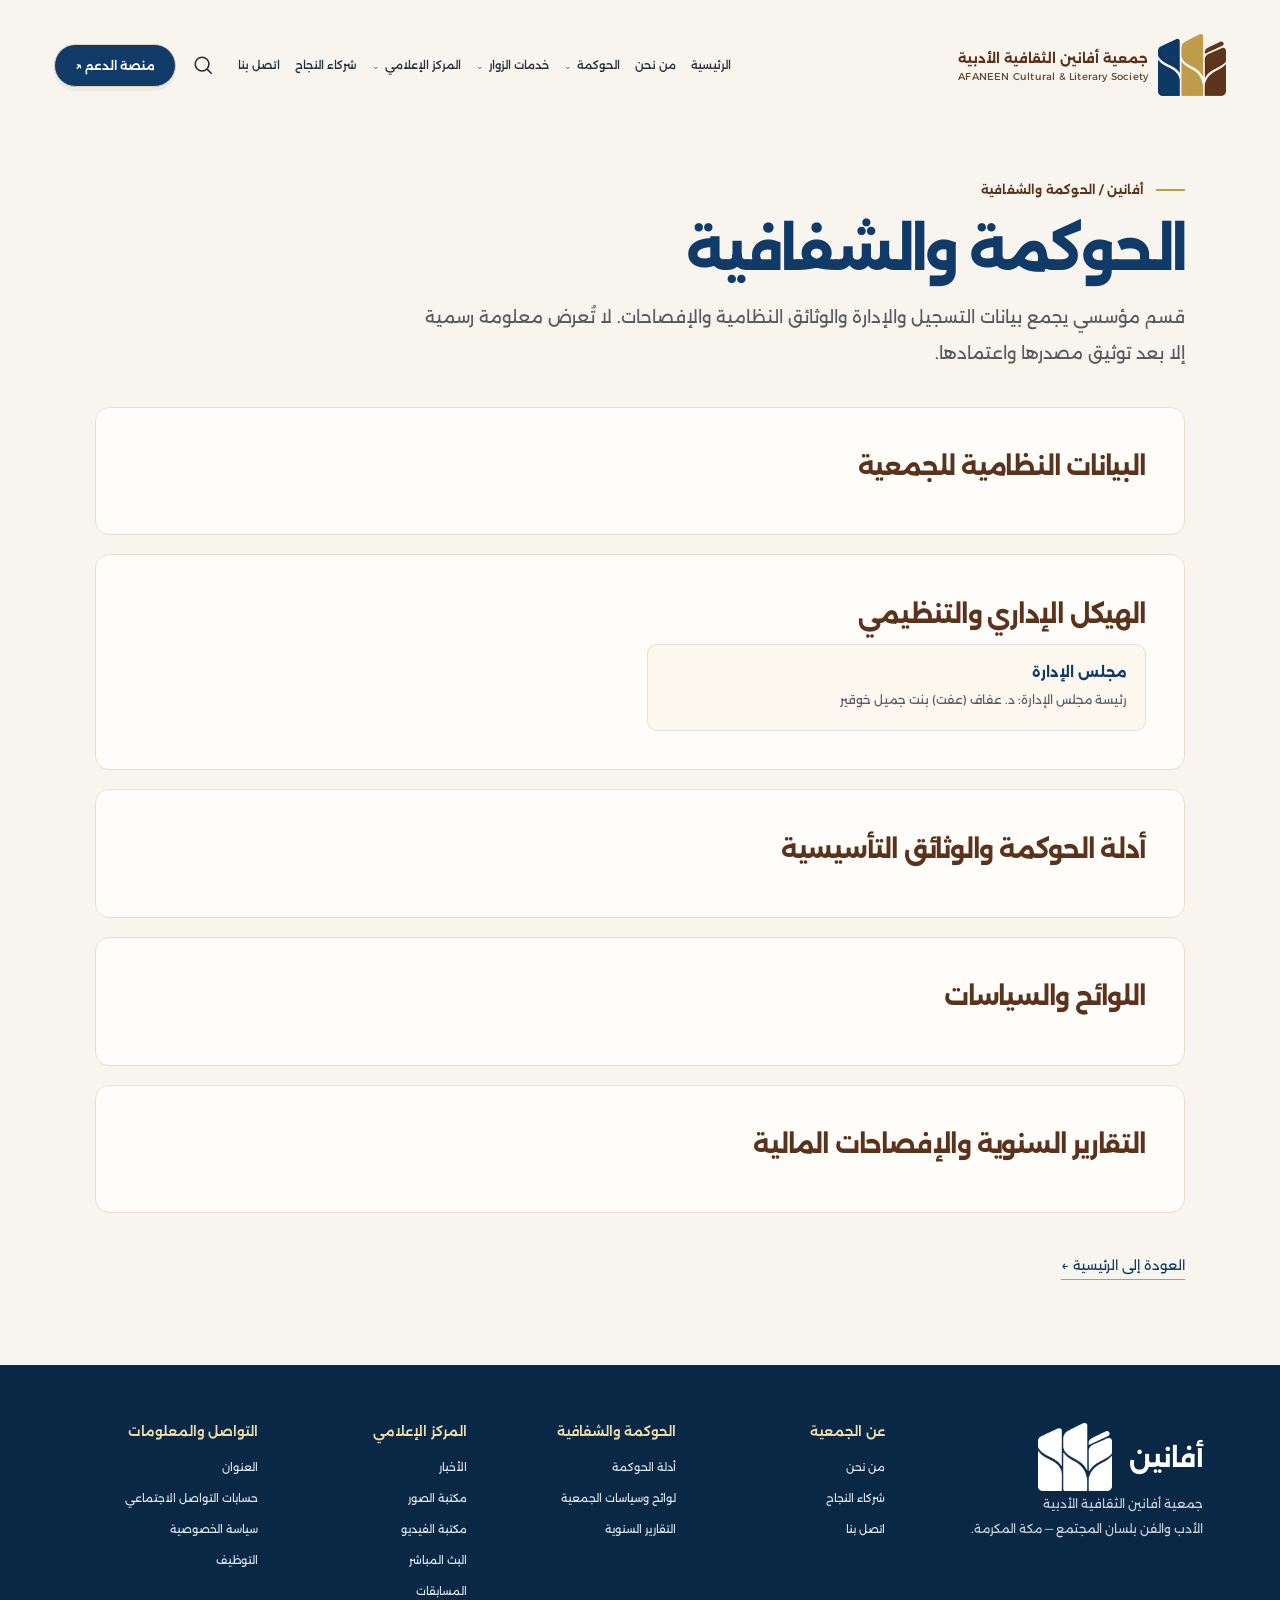
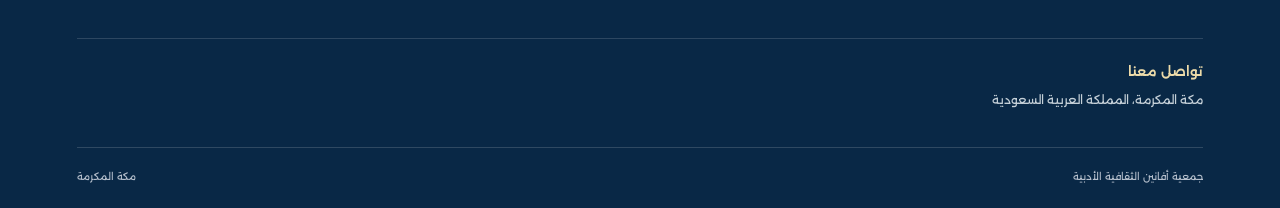
<file: governance.html>
<!DOCTYPE html>

<html dir="rtl" lang="ar">
<head>
<meta charset="utf-8"/><meta content="width=device-width,initial-scale=1" name="viewport"/>
<title>الحوكمة والشفافية | أفانين</title>
<meta content="البيانات النظامية والحوكمة والإفصاحات المؤسسية." name="description"/>
<meta content="#103B68" name="theme-color"/><meta content="noindex,nofollow" name="robots"/>
<link href="assets/style.css" rel="stylesheet"/></head>
<body>
<a class="skip" href="#main">تجاوز إلى المحتوى الرئيسي</a>
<header class="site-header" id="top">
<a aria-label="جمعية أفانين - الرئيسية" class="brand" href="index.html"><img alt="رمز جمعية أفانين" class="brand-mark" src="assets/afaneen-logo.png"/><span class="brand-type"><b>جمعية أفانين الثقافية الأدبية</b><span>AFANEEN Cultural &amp; Literary Society</span></span></a>
<nav aria-label="القائمة الرئيسية" class="nav">
<div class="nav-item"><a class="nav-link" href="index.html">الرئيسية</a></div>
<div class="nav-item"><a class="nav-link" href="about.html">من نحن</a></div>
<div class="nav-item"><button aria-expanded="false" aria-haspopup="true" class="nav-link" type="button">الحوكمة <span class="chevron">⌄</span></button><div class="dropdown"><a href="governance.html">الحوكمة والإفصاح</a><a href="governance.html#guides">أدلة الحوكمة</a><a href="governance.html#policies">لوائح وسياسات الجمعية</a><a href="governance.html#reports">التقارير السنوية</a></div></div>
<div class="nav-item"><button aria-expanded="false" aria-haspopup="true" class="nav-link" type="button">خدمات الزوار <span class="chevron">⌄</span></button><div class="dropdown"><a href="services.html">جميع الخدمات</a><a href="volunteering.html">فرصي التطوعية</a><a href="programs.html#my-programs">برامجي</a><a href="membership.html">حساب عضو الجمعية العمومية</a></div></div>
<div class="nav-item"><button aria-expanded="false" aria-haspopup="true" class="nav-link" type="button">المركز الإعلامي <span class="chevron">⌄</span></button><div class="dropdown"><a href="media.html#news">الأخبار</a><a href="media.html#initiatives">المبادرات</a><a href="media.html#photos">مكتبة الصور</a><a href="media.html#videos">مكتبة الفيديو</a><a href="media.html#live">البث المباشر</a><a href="media.html#contests">المسابقات</a></div></div>
<div class="nav-item"><a class="nav-link" href="partners.html">شركاء النجاح</a></div>
<div class="nav-item"><a class="nav-link" href="contact.html">اتصل بنا</a></div>
</nav>
<div class="header-actions"><button class="support-btn js-support" type="button" disabled aria-disabled="true">منصة الدعم ↗</button><button aria-label="بحث في الموقع" class="search-btn" id="open-search"><svg fill="none" stroke="currentColor" stroke-width="1.7" viewbox="0 0 24 24"><circle cx="11" cy="11" r="7.5"></circle><path d="m16.5 16.5 5 5"></path></svg></button><button aria-label="فتح القائمة" class="mobile-toggle" id="mobile-open"><svg fill="none" stroke="currentColor" stroke-width="1.8" viewbox="0 0 24 24"><path d="M3 6h18M3 12h18M3 18h18"></path></svg></button></div>
</header>
<main class="inner-main" dir="rtl" id="main"><div class="inner-wrap"><span class="inner-kicker">أفانين / الحوكمة والشفافية</span><h1>الحوكمة والشفافية</h1><p class="lede">قسم مؤسسي يجمع بيانات التسجيل والإدارة والوثائق النظامية والإفصاحات. لا تُعرض معلومة رسمية إلا بعد توثيق مصدرها واعتمادها.</p>

<section class="inner-panel" id="identity"><h2>البيانات النظامية للجمعية</h2></section>
<section class="inner-panel" id="leadership"><h2>الهيكل الإداري والتنظيمي</h2><div class="info-grid compact-cards"><div class="mini-panel"><h3>مجلس الإدارة</h3><p>رئيسة مجلس الإدارة: د. عفاف (عفت) بنت جميل خوقير</p></div></div></section>
<section class="inner-panel" id="guides"><h2>أدلة الحوكمة والوثائق التأسيسية</h2></section>
<section class="inner-panel" id="policies"><h2>اللوائح والسياسات</h2></section>
<section class="inner-panel" id="reports"><h2>التقارير السنوية والإفصاحات المالية</h2></section>
<a class="link-home" href="index.html">العودة إلى الرئيسية ←</a></div></main>
<footer class="footer"><div class="foot-grid"><div class="foot-identity"><div class="foot-brand"><img alt="" src="assets/afaneen-logo.png"/><strong>أفانين</strong></div><p>جمعية أفانين الثقافية الأدبية<br/>الأدب والفن بلسان المجتمع — مكة المكرمة.</p></div><div><h3>عن الجمعية</h3><a href="about.html">من نحن</a><a href="partners.html">شركاء النجاح</a><a href="contact.html">اتصل بنا</a></div><div><h3>الحوكمة والشفافية</h3><a href="governance.html#guides">أدلة الحوكمة</a><a href="governance.html#policies">لوائح وسياسات الجمعية</a><a href="governance.html#reports">التقارير السنوية</a></div><div><h3>المركز الإعلامي</h3><a href="media.html#news">الأخبار</a><a href="media.html#photos">مكتبة الصور</a><a href="media.html#videos">مكتبة الفيديو</a><a href="media.html#live">البث المباشر</a><a href="media.html#contests">المسابقات</a></div><div class="foot-contact"><h3>التواصل والمعلومات</h3>
<a href="contact.html#address">العنوان</a>
<a href="contact.html#social-media">حسابات التواصل الاجتماعي</a>
<a href="privacy.html">سياسة الخصوصية</a>
<a href="careers.html">التوظيف</a>
</div></div><div aria-label="موقع الجمعية" class="footer-meta"><div><h3>تواصل معنا</h3><p>مكة المكرمة، المملكة العربية السعودية</p></div></div><div class="foot-bottom"><span>جمعية أفانين الثقافية الأدبية</span><span>مكة المكرمة</span></div></footer>
<div class="backdrop" id="mobile-backdrop"></div><aside aria-label="قائمة الجوال" class="mobile-panel" id="mobile-menu"><div class="mobile-head"><strong>القائمة الرئيسية</strong><button aria-label="إغلاق القائمة" class="close-btn" id="mobile-close" type="button">×</button></div>
<a href="index.html">الرئيسية</a><a href="about.html">من نحن</a>
<details><summary>الحوكمة</summary><a href="governance.html">الحوكمة والإفصاح</a><a href="governance.html#guides">أدلة الحوكمة</a><a href="governance.html#policies">لوائح وسياسات الجمعية</a><a href="governance.html#reports">التقارير السنوية</a></details>
<details><summary>خدمات الزوار</summary><a href="services.html">جميع الخدمات</a><a href="volunteering.html">فرصي التطوعية</a><a href="programs.html#my-programs">برامجي</a><a href="membership.html">حساب عضو الجمعية العمومية</a></details>
<details><summary>المركز الإعلامي</summary><a href="media.html#news">الأخبار</a><a href="media.html#initiatives">المبادرات</a><a href="media.html#photos">مكتبة الصور</a><a href="media.html#videos">مكتبة الفيديو</a><a href="media.html#live">البث المباشر</a><a href="media.html#contests">المسابقات</a></details>
<a href="partners.html">شركاء النجاح</a><a href="contact.html">اتصل بنا</a><button class="support-btn js-support" type="button" disabled aria-disabled="true">منصة الدعم ↗</button></aside>
<div aria-label="البحث في أقسام الموقع" aria-modal="true" class="search-overlay" id="search-overlay" role="dialog"><div class="search-panel"><div class="search-top"><h2>إلى أين تريد الذهاب؟</h2><button aria-label="إغلاق البحث" class="close-btn" id="close-search">×</button></div><label class="sr-only" for="search-query">البحث في قوائم الموقع</label><input autocomplete="off" id="search-query" placeholder="ابحث في الأقسام والخدمات..."/><div class="search-results" id="search-results"></div></div></div>


<script defer="True" src="assets/site.js"></script></body></html>
</file>
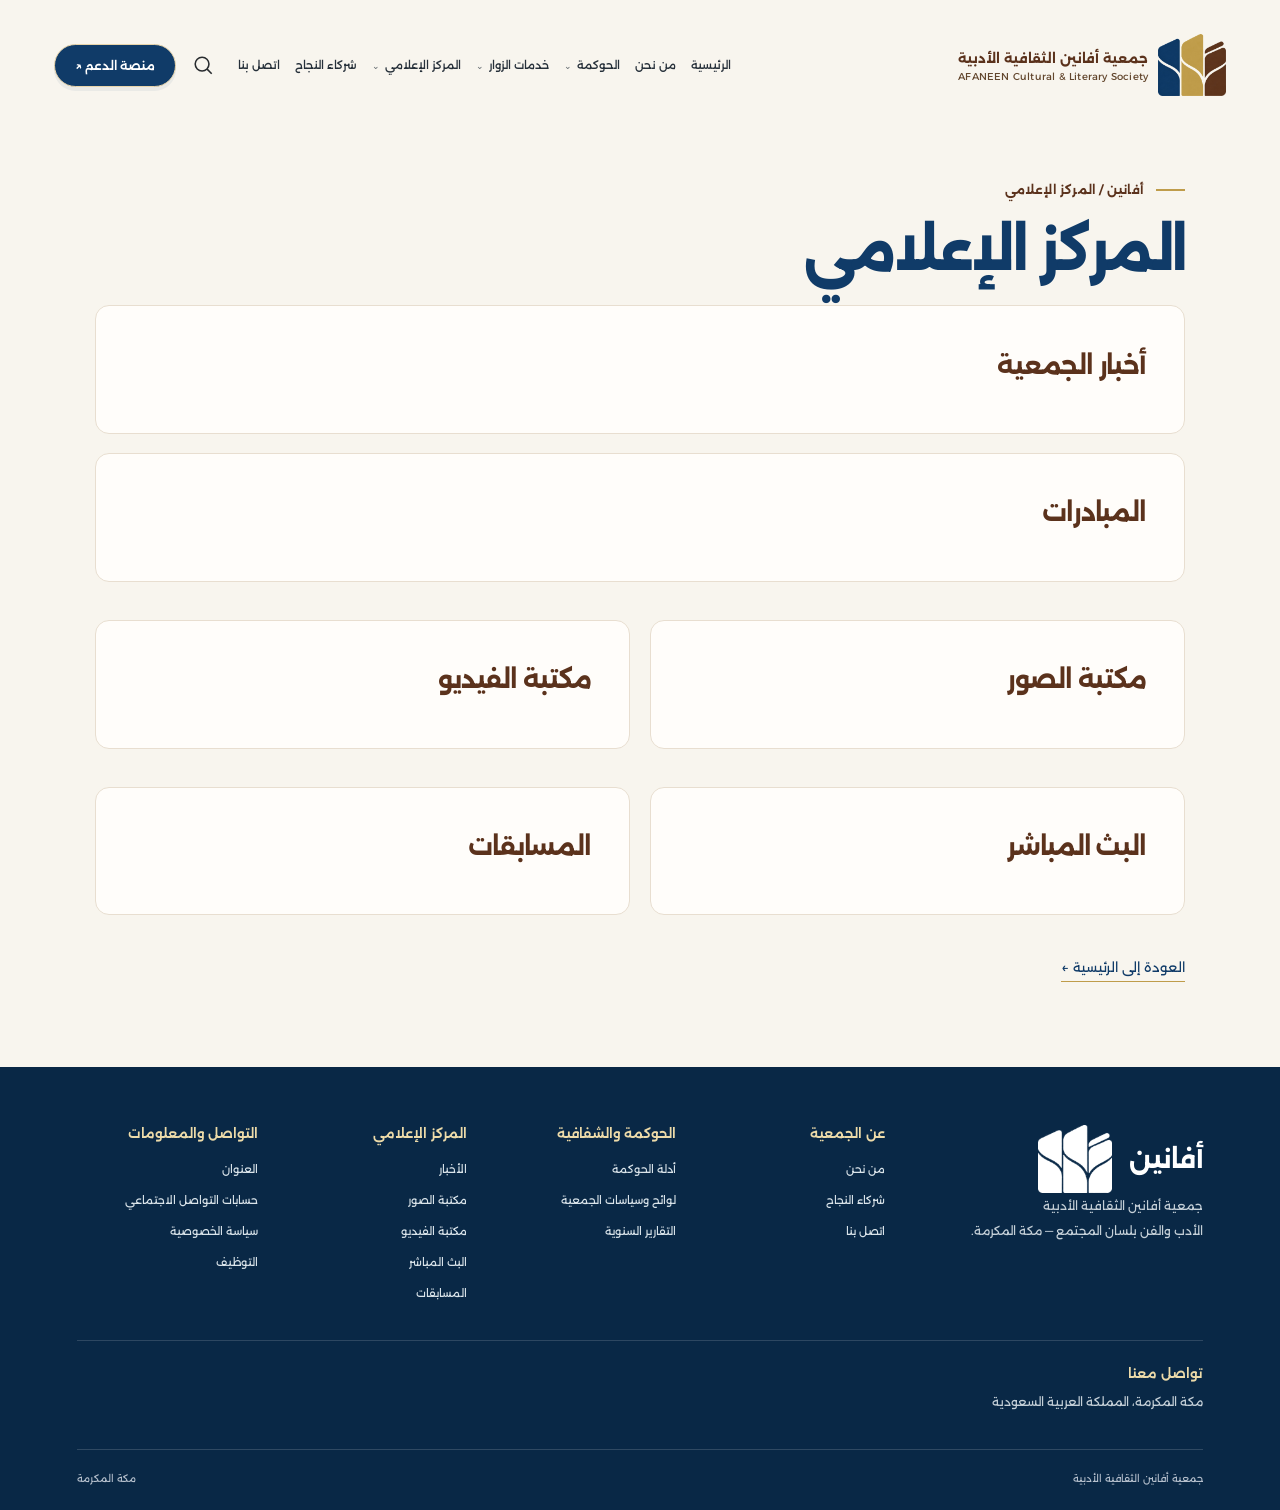
<file: media.html>
<!DOCTYPE html>

<html dir="rtl" lang="ar">
<head>
<meta charset="utf-8"/><meta content="width=device-width,initial-scale=1" name="viewport"/>
<title>المركز الإعلامي | أفانين</title>
<meta content="الأخبار والإعلانات والصور والمواد المرئية والمبادرات المنشورة بعد مراجعتها واعتمادها من الجمعية." name="description"/>
<meta content="#103B68" name="theme-color"/><meta content="noindex,nofollow" name="robots"/>
<link href="assets/style.css" rel="stylesheet"/></head>
<body>
<a class="skip" href="#main">تجاوز إلى المحتوى الرئيسي</a>
<header class="site-header" id="top">
<a aria-label="جمعية أفانين - الرئيسية" class="brand" href="index.html"><img alt="رمز جمعية أفانين" class="brand-mark" src="assets/afaneen-logo.png"/><span class="brand-type"><b>جمعية أفانين الثقافية الأدبية</b><span>AFANEEN Cultural &amp; Literary Society</span></span></a>
<nav aria-label="القائمة الرئيسية" class="nav">
<div class="nav-item"><a class="nav-link" href="index.html">الرئيسية</a></div>
<div class="nav-item"><a class="nav-link" href="about.html">من نحن</a></div>
<div class="nav-item"><button aria-expanded="false" aria-haspopup="true" class="nav-link" type="button">الحوكمة <span class="chevron">⌄</span></button><div class="dropdown"><a href="governance.html">الحوكمة والإفصاح</a><a href="governance.html#guides">أدلة الحوكمة</a><a href="governance.html#policies">لوائح وسياسات الجمعية</a><a href="governance.html#reports">التقارير السنوية</a></div></div>
<div class="nav-item"><button aria-expanded="false" aria-haspopup="true" class="nav-link" type="button">خدمات الزوار <span class="chevron">⌄</span></button><div class="dropdown"><a href="services.html">جميع الخدمات</a><a href="volunteering.html">فرصي التطوعية</a><a href="programs.html#my-programs">برامجي</a><a href="membership.html">حساب عضو الجمعية العمومية</a></div></div>
<div class="nav-item"><button aria-expanded="false" aria-haspopup="true" class="nav-link" type="button">المركز الإعلامي <span class="chevron">⌄</span></button><div class="dropdown"><a href="media.html#news">الأخبار</a><a href="media.html#initiatives">المبادرات</a><a href="media.html#photos">مكتبة الصور</a><a href="media.html#videos">مكتبة الفيديو</a><a href="media.html#live">البث المباشر</a><a href="media.html#contests">المسابقات</a></div></div>
<div class="nav-item"><a class="nav-link" href="partners.html">شركاء النجاح</a></div>
<div class="nav-item"><a class="nav-link" href="contact.html">اتصل بنا</a></div>
</nav>
<div class="header-actions"><button class="support-btn js-support" type="button" disabled aria-disabled="true">منصة الدعم ↗</button><button aria-label="بحث في الموقع" class="search-btn" id="open-search"><svg fill="none" stroke="currentColor" stroke-width="1.7" viewbox="0 0 24 24"><circle cx="11" cy="11" r="7.5"></circle><path d="m16.5 16.5 5 5"></path></svg></button><button aria-label="فتح القائمة" class="mobile-toggle" id="mobile-open"><svg fill="none" stroke="currentColor" stroke-width="1.8" viewbox="0 0 24 24"><path d="M3 6h18M3 12h18M3 18h18"></path></svg></button></div>
</header>
<main class="inner-main" dir="rtl" id="main"><div class="inner-wrap"><span class="inner-kicker">أفانين / المركز الإعلامي</span><h1>المركز الإعلامي</h1><section class="inner-panel" id="news"><h2>أخبار الجمعية</h2></section><section class="inner-panel" id="initiatives"><h2>المبادرات</h2></section><div class="info-grid"><section class="inner-panel" id="photos"><h2>مكتبة الصور</h2></section><section class="inner-panel" id="videos"><h2>مكتبة الفيديو</h2></section></div><div class="info-grid"><section class="inner-panel" id="live"><h2>البث المباشر</h2></section><section class="inner-panel" id="contests"><h2>المسابقات</h2></section></div><a class="link-home" href="index.html">العودة إلى الرئيسية ←</a></div></main>
<footer class="footer"><div class="foot-grid"><div class="foot-identity"><div class="foot-brand"><img alt="" src="assets/afaneen-logo.png"/><strong>أفانين</strong></div><p>جمعية أفانين الثقافية الأدبية<br/>الأدب والفن بلسان المجتمع — مكة المكرمة.</p></div><div><h3>عن الجمعية</h3><a href="about.html">من نحن</a><a href="partners.html">شركاء النجاح</a><a href="contact.html">اتصل بنا</a></div><div><h3>الحوكمة والشفافية</h3><a href="governance.html#guides">أدلة الحوكمة</a><a href="governance.html#policies">لوائح وسياسات الجمعية</a><a href="governance.html#reports">التقارير السنوية</a></div><div><h3>المركز الإعلامي</h3><a href="media.html#news">الأخبار</a><a href="media.html#photos">مكتبة الصور</a><a href="media.html#videos">مكتبة الفيديو</a><a href="media.html#live">البث المباشر</a><a href="media.html#contests">المسابقات</a></div><div class="foot-contact"><h3>التواصل والمعلومات</h3>
<a href="contact.html#address">العنوان</a>
<a href="contact.html#social-media">حسابات التواصل الاجتماعي</a>
<a href="privacy.html">سياسة الخصوصية</a>
<a href="careers.html">التوظيف</a>
</div></div><div aria-label="موقع الجمعية" class="footer-meta"><div><h3>تواصل معنا</h3><p>مكة المكرمة، المملكة العربية السعودية</p></div></div><div class="foot-bottom"><span>جمعية أفانين الثقافية الأدبية</span><span>مكة المكرمة</span></div></footer>
<div class="backdrop" id="mobile-backdrop"></div><aside aria-label="قائمة الجوال" class="mobile-panel" id="mobile-menu"><div class="mobile-head"><strong>القائمة الرئيسية</strong><button aria-label="إغلاق القائمة" class="close-btn" id="mobile-close" type="button">×</button></div>
<a href="index.html">الرئيسية</a><a href="about.html">من نحن</a>
<details><summary>الحوكمة</summary><a href="governance.html">الحوكمة والإفصاح</a><a href="governance.html#guides">أدلة الحوكمة</a><a href="governance.html#policies">لوائح وسياسات الجمعية</a><a href="governance.html#reports">التقارير السنوية</a></details>
<details><summary>خدمات الزوار</summary><a href="services.html">جميع الخدمات</a><a href="volunteering.html">فرصي التطوعية</a><a href="programs.html#my-programs">برامجي</a><a href="membership.html">حساب عضو الجمعية العمومية</a></details>
<details><summary>المركز الإعلامي</summary><a href="media.html#news">الأخبار</a><a href="media.html#initiatives">المبادرات</a><a href="media.html#photos">مكتبة الصور</a><a href="media.html#videos">مكتبة الفيديو</a><a href="media.html#live">البث المباشر</a><a href="media.html#contests">المسابقات</a></details>
<a href="partners.html">شركاء النجاح</a><a href="contact.html">اتصل بنا</a><button class="support-btn js-support" type="button" disabled aria-disabled="true">منصة الدعم ↗</button></aside>
<div aria-label="البحث في أقسام الموقع" aria-modal="true" class="search-overlay" id="search-overlay" role="dialog"><div class="search-panel"><div class="search-top"><h2>إلى أين تريد الذهاب؟</h2><button aria-label="إغلاق البحث" class="close-btn" id="close-search">×</button></div><label class="sr-only" for="search-query">البحث في قوائم الموقع</label><input autocomplete="off" id="search-query" placeholder="ابحث في الأقسام والخدمات..."/><div class="search-results" id="search-results"></div></div></div>


<script defer="True" src="assets/site.js"></script></body></html>
</file>
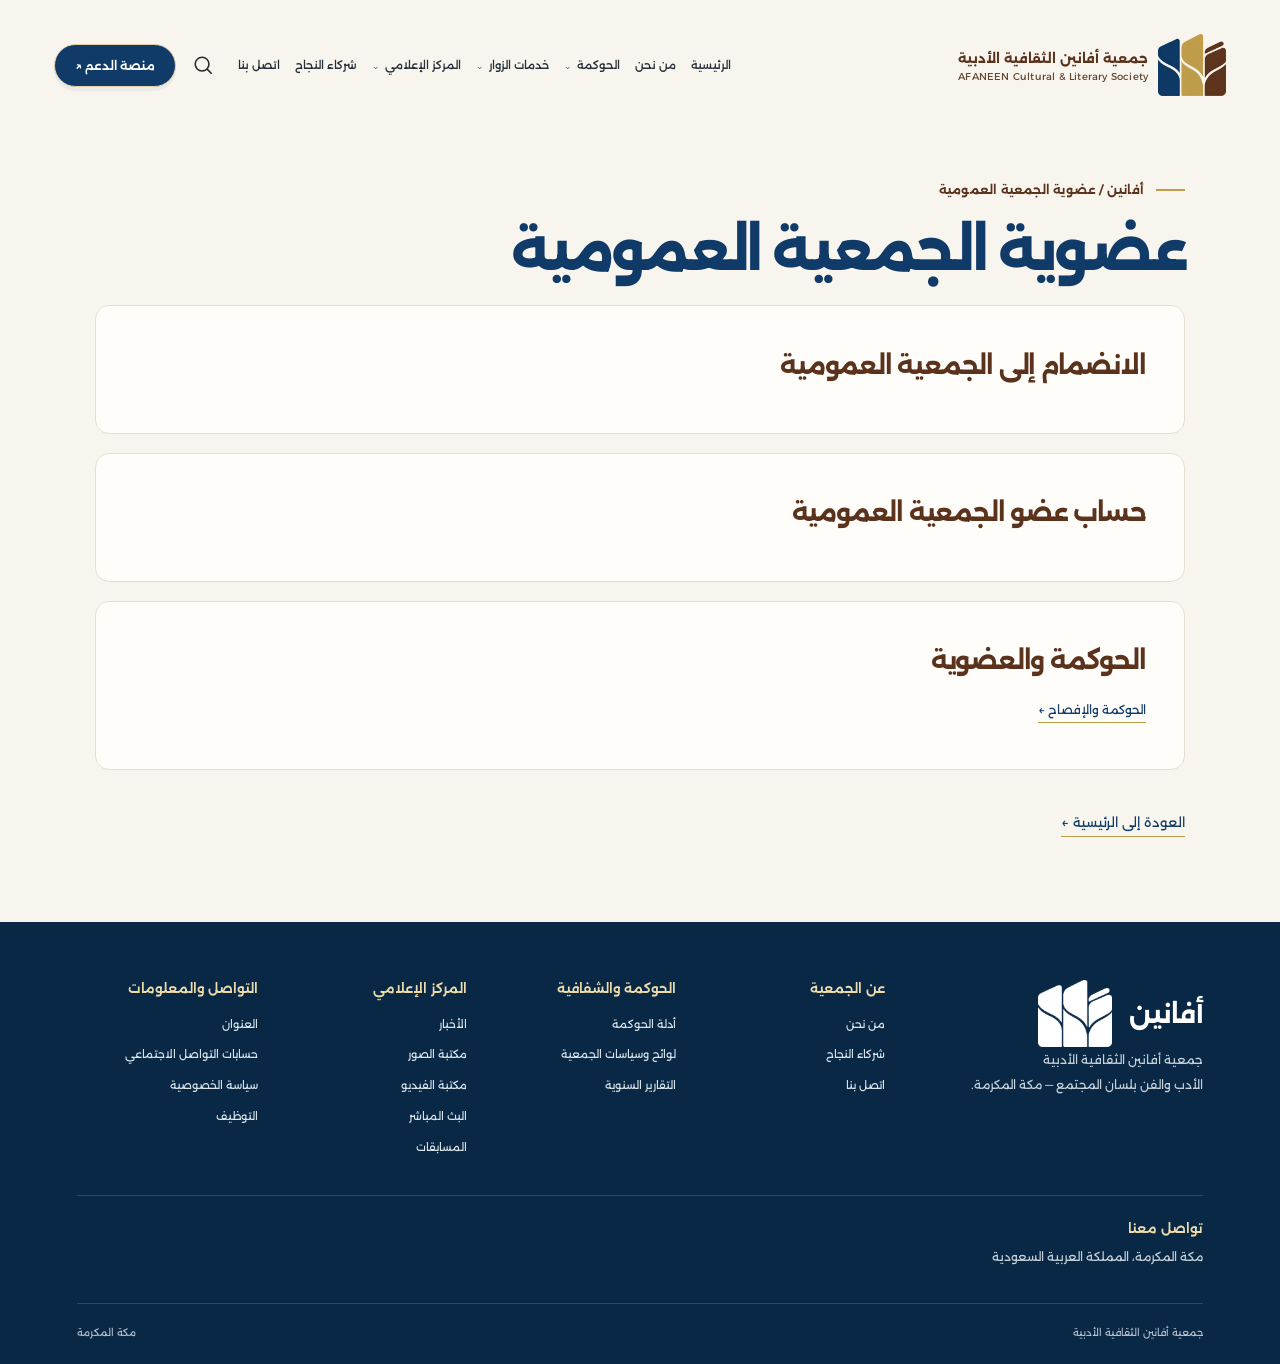
<file: membership.html>
<!DOCTYPE html>

<html dir="rtl" lang="ar">
<head>
<meta charset="utf-8"/><meta content="width=device-width,initial-scale=1" name="viewport"/>
<title>عضوية الجمعية العمومية | أفانين</title>
<meta content="تعرف على خدمات العضوية وآلية الانضمام بعد اعتماد الشروط والنماذج والمعلومات التنظيمية." name="description"/>
<meta content="#103B68" name="theme-color"/><meta content="noindex,nofollow" name="robots"/>
<link href="assets/style.css" rel="stylesheet"/></head>
<body>
<a class="skip" href="#main">تجاوز إلى المحتوى الرئيسي</a>
<header class="site-header" id="top">
<a aria-label="جمعية أفانين - الرئيسية" class="brand" href="index.html"><img alt="رمز جمعية أفانين" class="brand-mark" src="assets/afaneen-logo.png"/><span class="brand-type"><b>جمعية أفانين الثقافية الأدبية</b><span>AFANEEN Cultural &amp; Literary Society</span></span></a>
<nav aria-label="القائمة الرئيسية" class="nav">
<div class="nav-item"><a class="nav-link" href="index.html">الرئيسية</a></div>
<div class="nav-item"><a class="nav-link" href="about.html">من نحن</a></div>
<div class="nav-item"><button aria-expanded="false" aria-haspopup="true" class="nav-link" type="button">الحوكمة <span class="chevron">⌄</span></button><div class="dropdown"><a href="governance.html">الحوكمة والإفصاح</a><a href="governance.html#guides">أدلة الحوكمة</a><a href="governance.html#policies">لوائح وسياسات الجمعية</a><a href="governance.html#reports">التقارير السنوية</a></div></div>
<div class="nav-item"><button aria-expanded="false" aria-haspopup="true" class="nav-link" type="button">خدمات الزوار <span class="chevron">⌄</span></button><div class="dropdown"><a href="services.html">جميع الخدمات</a><a href="volunteering.html">فرصي التطوعية</a><a href="programs.html#my-programs">برامجي</a><a href="membership.html">حساب عضو الجمعية العمومية</a></div></div>
<div class="nav-item"><button aria-expanded="false" aria-haspopup="true" class="nav-link" type="button">المركز الإعلامي <span class="chevron">⌄</span></button><div class="dropdown"><a href="media.html#news">الأخبار</a><a href="media.html#initiatives">المبادرات</a><a href="media.html#photos">مكتبة الصور</a><a href="media.html#videos">مكتبة الفيديو</a><a href="media.html#live">البث المباشر</a><a href="media.html#contests">المسابقات</a></div></div>
<div class="nav-item"><a class="nav-link" href="partners.html">شركاء النجاح</a></div>
<div class="nav-item"><a class="nav-link" href="contact.html">اتصل بنا</a></div>
</nav>
<div class="header-actions"><button class="support-btn js-support" type="button" disabled aria-disabled="true">منصة الدعم ↗</button><button aria-label="بحث في الموقع" class="search-btn" id="open-search"><svg fill="none" stroke="currentColor" stroke-width="1.7" viewbox="0 0 24 24"><circle cx="11" cy="11" r="7.5"></circle><path d="m16.5 16.5 5 5"></path></svg></button><button aria-label="فتح القائمة" class="mobile-toggle" id="mobile-open"><svg fill="none" stroke="currentColor" stroke-width="1.8" viewbox="0 0 24 24"><path d="M3 6h18M3 12h18M3 18h18"></path></svg></button></div>
</header>
<main class="inner-main" dir="rtl" id="main"><div class="inner-wrap"><span class="inner-kicker">أفانين / عضوية الجمعية العمومية</span><h1>عضوية الجمعية العمومية</h1><section class="inner-panel"><h2>الانضمام إلى الجمعية العمومية</h2></section><section class="inner-panel"><h2>حساب عضو الجمعية العمومية</h2></section><section class="inner-panel"><h2>الحوكمة والعضوية</h2><a class="inline-link" href="governance.html#leadership">الحوكمة والإفصاح ←</a></section><a class="link-home" href="index.html">العودة إلى الرئيسية ←</a></div></main>
<footer class="footer"><div class="foot-grid"><div class="foot-identity"><div class="foot-brand"><img alt="" src="assets/afaneen-logo.png"/><strong>أفانين</strong></div><p>جمعية أفانين الثقافية الأدبية<br/>الأدب والفن بلسان المجتمع — مكة المكرمة.</p></div><div><h3>عن الجمعية</h3><a href="about.html">من نحن</a><a href="partners.html">شركاء النجاح</a><a href="contact.html">اتصل بنا</a></div><div><h3>الحوكمة والشفافية</h3><a href="governance.html#guides">أدلة الحوكمة</a><a href="governance.html#policies">لوائح وسياسات الجمعية</a><a href="governance.html#reports">التقارير السنوية</a></div><div><h3>المركز الإعلامي</h3><a href="media.html#news">الأخبار</a><a href="media.html#photos">مكتبة الصور</a><a href="media.html#videos">مكتبة الفيديو</a><a href="media.html#live">البث المباشر</a><a href="media.html#contests">المسابقات</a></div><div class="foot-contact"><h3>التواصل والمعلومات</h3>
<a href="contact.html#address">العنوان</a>
<a href="contact.html#social-media">حسابات التواصل الاجتماعي</a>
<a href="privacy.html">سياسة الخصوصية</a>
<a href="careers.html">التوظيف</a>
</div></div><div aria-label="موقع الجمعية" class="footer-meta"><div><h3>تواصل معنا</h3><p>مكة المكرمة، المملكة العربية السعودية</p></div></div><div class="foot-bottom"><span>جمعية أفانين الثقافية الأدبية</span><span>مكة المكرمة</span></div></footer>
<div class="backdrop" id="mobile-backdrop"></div><aside aria-label="قائمة الجوال" class="mobile-panel" id="mobile-menu"><div class="mobile-head"><strong>القائمة الرئيسية</strong><button aria-label="إغلاق القائمة" class="close-btn" id="mobile-close" type="button">×</button></div>
<a href="index.html">الرئيسية</a><a href="about.html">من نحن</a>
<details><summary>الحوكمة</summary><a href="governance.html">الحوكمة والإفصاح</a><a href="governance.html#guides">أدلة الحوكمة</a><a href="governance.html#policies">لوائح وسياسات الجمعية</a><a href="governance.html#reports">التقارير السنوية</a></details>
<details><summary>خدمات الزوار</summary><a href="services.html">جميع الخدمات</a><a href="volunteering.html">فرصي التطوعية</a><a href="programs.html#my-programs">برامجي</a><a href="membership.html">حساب عضو الجمعية العمومية</a></details>
<details><summary>المركز الإعلامي</summary><a href="media.html#news">الأخبار</a><a href="media.html#initiatives">المبادرات</a><a href="media.html#photos">مكتبة الصور</a><a href="media.html#videos">مكتبة الفيديو</a><a href="media.html#live">البث المباشر</a><a href="media.html#contests">المسابقات</a></details>
<a href="partners.html">شركاء النجاح</a><a href="contact.html">اتصل بنا</a><button class="support-btn js-support" type="button" disabled aria-disabled="true">منصة الدعم ↗</button></aside>
<div aria-label="البحث في أقسام الموقع" aria-modal="true" class="search-overlay" id="search-overlay" role="dialog"><div class="search-panel"><div class="search-top"><h2>إلى أين تريد الذهاب؟</h2><button aria-label="إغلاق البحث" class="close-btn" id="close-search">×</button></div><label class="sr-only" for="search-query">البحث في قوائم الموقع</label><input autocomplete="off" id="search-query" placeholder="ابحث في الأقسام والخدمات..."/><div class="search-results" id="search-results"></div></div></div>


<script defer="True" src="assets/site.js"></script></body></html>
</file>
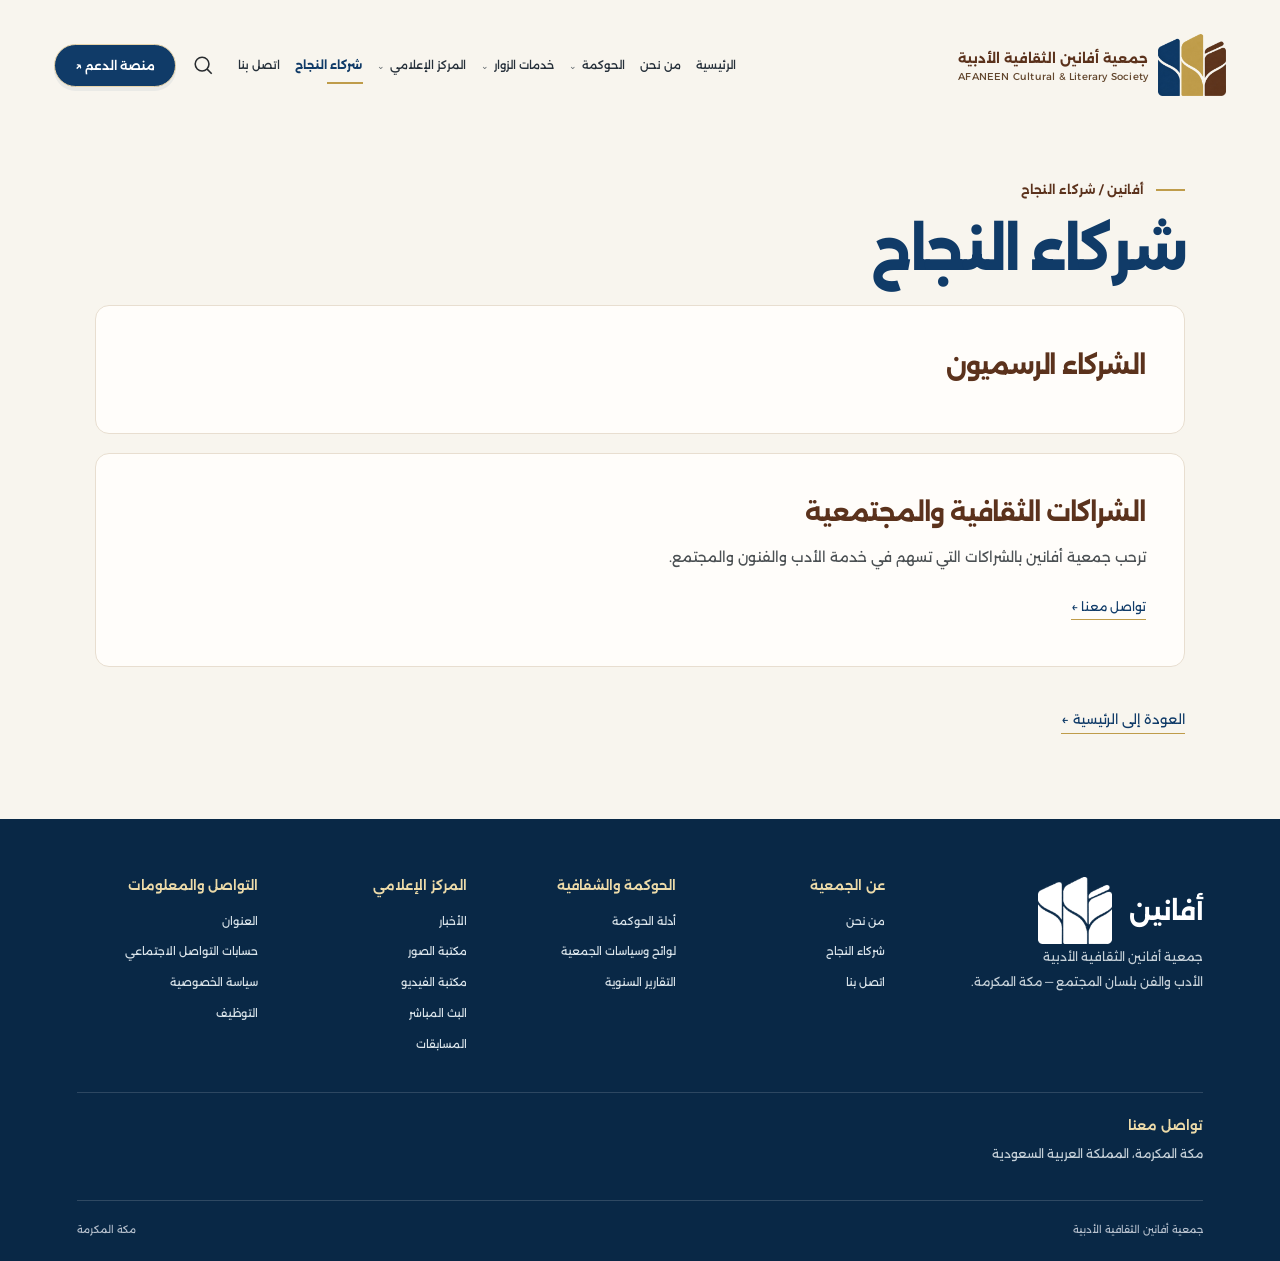
<file: partners.html>
<!DOCTYPE html>

<html dir="rtl" lang="ar">
<head>
<meta charset="utf-8"/><meta content="width=device-width,initial-scale=1" name="viewport"/>
<title>شركاء النجاح | أفانين</title>
<meta content="تعرض هذه الصفحة الشراكات المؤسسية المثبتة بعد الحصول على موافقات نشر الأسماء والشعارات." name="description"/>
<meta content="#103B68" name="theme-color"/><meta content="noindex,nofollow" name="robots"/>
<link href="assets/style.css" rel="stylesheet"/></head>
<body>
<a class="skip" href="#main">تجاوز إلى المحتوى الرئيسي</a>
<header class="site-header" id="top">
<a aria-label="جمعية أفانين - الرئيسية" class="brand" href="index.html"><img alt="رمز جمعية أفانين" class="brand-mark" src="assets/afaneen-logo.png"/><span class="brand-type"><b>جمعية أفانين الثقافية الأدبية</b><span>AFANEEN Cultural &amp; Literary Society</span></span></a>
<nav aria-label="القائمة الرئيسية" class="nav">
<div class="nav-item"><a class="nav-link" href="index.html">الرئيسية</a></div>
<div class="nav-item"><a class="nav-link" href="about.html">من نحن</a></div>
<div class="nav-item"><button aria-expanded="false" aria-haspopup="true" class="nav-link" type="button">الحوكمة <span class="chevron">⌄</span></button><div class="dropdown"><a href="governance.html">الحوكمة والإفصاح</a><a href="governance.html#guides">أدلة الحوكمة</a><a href="governance.html#policies">لوائح وسياسات الجمعية</a><a href="governance.html#reports">التقارير السنوية</a></div></div>
<div class="nav-item"><button aria-expanded="false" aria-haspopup="true" class="nav-link" type="button">خدمات الزوار <span class="chevron">⌄</span></button><div class="dropdown"><a href="services.html">جميع الخدمات</a><a href="volunteering.html">فرصي التطوعية</a><a href="programs.html#my-programs">برامجي</a><a href="membership.html">حساب عضو الجمعية العمومية</a></div></div>
<div class="nav-item"><button aria-expanded="false" aria-haspopup="true" class="nav-link" type="button">المركز الإعلامي <span class="chevron">⌄</span></button><div class="dropdown"><a href="media.html#news">الأخبار</a><a href="media.html#initiatives">المبادرات</a><a href="media.html#photos">مكتبة الصور</a><a href="media.html#videos">مكتبة الفيديو</a><a href="media.html#live">البث المباشر</a><a href="media.html#contests">المسابقات</a></div></div>
<div class="nav-item"><a aria-current="page" class="nav-link" href="partners.html">شركاء النجاح</a></div>
<div class="nav-item"><a class="nav-link" href="contact.html">اتصل بنا</a></div>
</nav>
<div class="header-actions"><button class="support-btn js-support" type="button" disabled aria-disabled="true">منصة الدعم ↗</button><button aria-label="بحث في الموقع" class="search-btn" id="open-search"><svg fill="none" stroke="currentColor" stroke-width="1.7" viewbox="0 0 24 24"><circle cx="11" cy="11" r="7.5"></circle><path d="m16.5 16.5 5 5"></path></svg></button><button aria-label="فتح القائمة" class="mobile-toggle" id="mobile-open"><svg fill="none" stroke="currentColor" stroke-width="1.8" viewbox="0 0 24 24"><path d="M3 6h18M3 12h18M3 18h18"></path></svg></button></div>
</header>
<main class="inner-main" dir="rtl" id="main"><div class="inner-wrap"><span class="inner-kicker">أفانين / شركاء النجاح</span><h1>شركاء النجاح</h1><section class="inner-panel"><h2>الشركاء الرسميون</h2></section><section class="inner-panel"><h2>الشراكات الثقافية والمجتمعية</h2><p>ترحب جمعية أفانين بالشراكات التي تسهم في خدمة الأدب والفنون والمجتمع.</p><a class="inline-link" href="contact.html">تواصل معنا ←</a></section><a class="link-home" href="index.html">العودة إلى الرئيسية ←</a></div></main>
<footer class="footer"><div class="foot-grid"><div class="foot-identity"><div class="foot-brand"><img alt="" src="assets/afaneen-logo.png"/><strong>أفانين</strong></div><p>جمعية أفانين الثقافية الأدبية<br/>الأدب والفن بلسان المجتمع — مكة المكرمة.</p></div><div><h3>عن الجمعية</h3><a href="about.html">من نحن</a><a href="partners.html">شركاء النجاح</a><a href="contact.html">اتصل بنا</a></div><div><h3>الحوكمة والشفافية</h3><a href="governance.html#guides">أدلة الحوكمة</a><a href="governance.html#policies">لوائح وسياسات الجمعية</a><a href="governance.html#reports">التقارير السنوية</a></div><div><h3>المركز الإعلامي</h3><a href="media.html#news">الأخبار</a><a href="media.html#photos">مكتبة الصور</a><a href="media.html#videos">مكتبة الفيديو</a><a href="media.html#live">البث المباشر</a><a href="media.html#contests">المسابقات</a></div><div class="foot-contact"><h3>التواصل والمعلومات</h3>
<a href="contact.html#address">العنوان</a>
<a href="contact.html#social-media">حسابات التواصل الاجتماعي</a>
<a href="privacy.html">سياسة الخصوصية</a>
<a href="careers.html">التوظيف</a>
</div></div><div aria-label="موقع الجمعية" class="footer-meta"><div><h3>تواصل معنا</h3><p>مكة المكرمة، المملكة العربية السعودية</p></div></div><div class="foot-bottom"><span>جمعية أفانين الثقافية الأدبية</span><span>مكة المكرمة</span></div></footer>
<div class="backdrop" id="mobile-backdrop"></div><aside aria-label="قائمة الجوال" class="mobile-panel" id="mobile-menu"><div class="mobile-head"><strong>القائمة الرئيسية</strong><button aria-label="إغلاق القائمة" class="close-btn" id="mobile-close" type="button">×</button></div>
<a href="index.html">الرئيسية</a><a href="about.html">من نحن</a>
<details><summary>الحوكمة</summary><a href="governance.html">الحوكمة والإفصاح</a><a href="governance.html#guides">أدلة الحوكمة</a><a href="governance.html#policies">لوائح وسياسات الجمعية</a><a href="governance.html#reports">التقارير السنوية</a></details>
<details><summary>خدمات الزوار</summary><a href="services.html">جميع الخدمات</a><a href="volunteering.html">فرصي التطوعية</a><a href="programs.html#my-programs">برامجي</a><a href="membership.html">حساب عضو الجمعية العمومية</a></details>
<details><summary>المركز الإعلامي</summary><a href="media.html#news">الأخبار</a><a href="media.html#initiatives">المبادرات</a><a href="media.html#photos">مكتبة الصور</a><a href="media.html#videos">مكتبة الفيديو</a><a href="media.html#live">البث المباشر</a><a href="media.html#contests">المسابقات</a></details>
<a href="partners.html">شركاء النجاح</a><a href="contact.html">اتصل بنا</a><button class="support-btn js-support" type="button" disabled aria-disabled="true">منصة الدعم ↗</button></aside>
<div aria-label="البحث في أقسام الموقع" aria-modal="true" class="search-overlay" id="search-overlay" role="dialog"><div class="search-panel"><div class="search-top"><h2>إلى أين تريد الذهاب؟</h2><button aria-label="إغلاق البحث" class="close-btn" id="close-search">×</button></div><label class="sr-only" for="search-query">البحث في قوائم الموقع</label><input autocomplete="off" id="search-query" placeholder="ابحث في الأقسام والخدمات..."/><div class="search-results" id="search-results"></div></div></div>


<script defer="True" src="assets/site.js"></script></body></html>
</file>
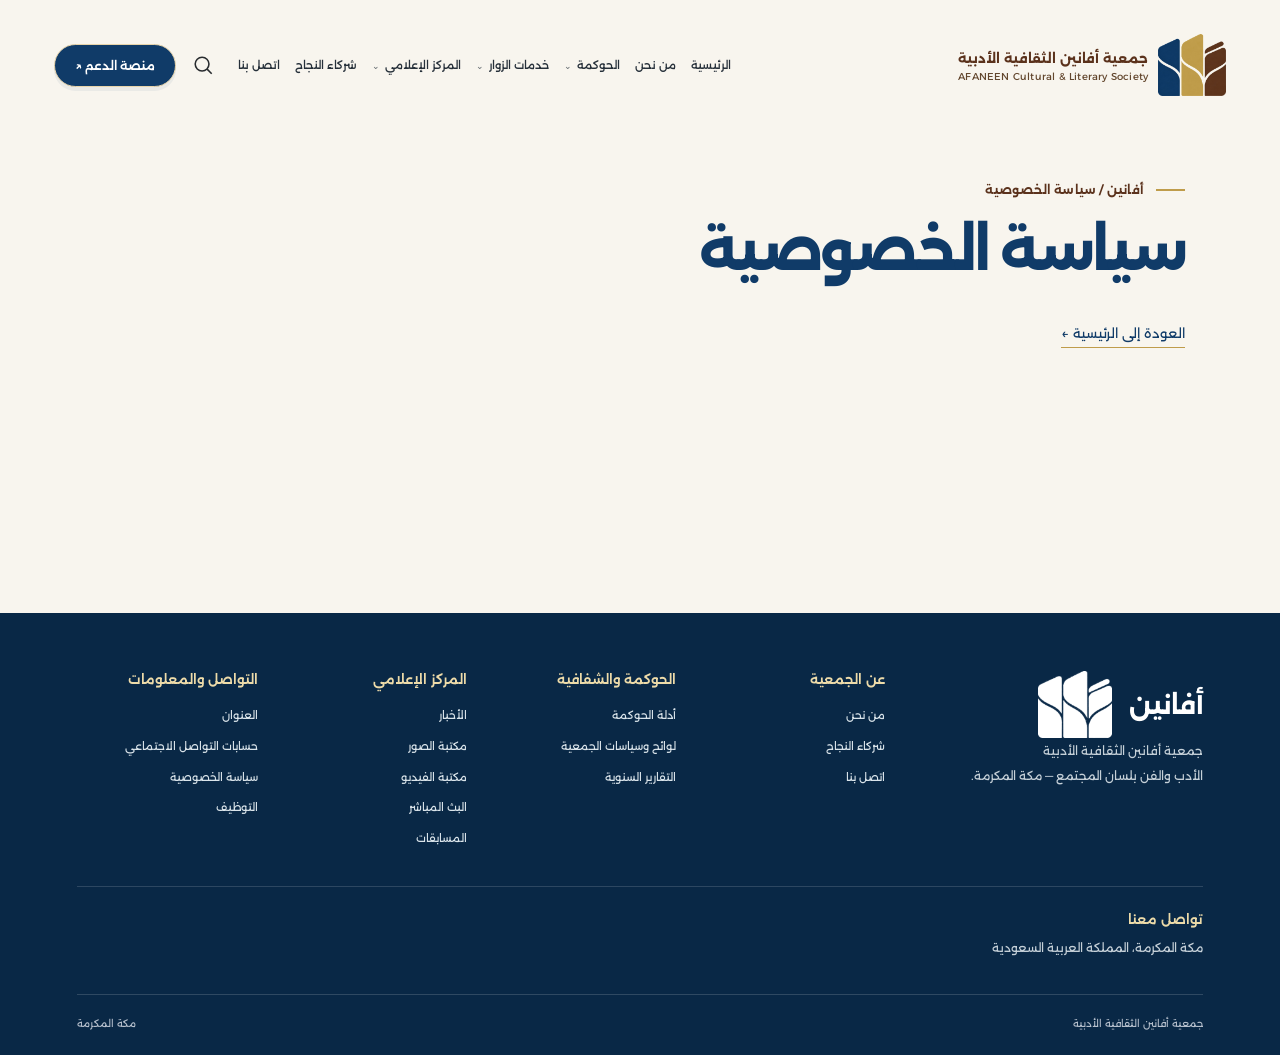
<file: privacy.html>
<!DOCTYPE html>

<html dir="rtl" lang="ar">
<head>
<meta charset="utf-8"/><meta content="width=device-width,initial-scale=1" name="viewport"/>
<title>الخصوصية | جمعية أفانين</title>
<meta content="مسودة سياسة خصوصية للمراجعة والاعتماد" name="description"/>
<meta content="#103B68" name="theme-color"/><meta content="noindex,nofollow" name="robots"/>
<link href="assets/style.css" rel="stylesheet"/></head>
<body>
<a class="skip" href="#main">تجاوز إلى المحتوى الرئيسي</a>
<header class="site-header" id="top">
<a aria-label="جمعية أفانين - الرئيسية" class="brand" href="index.html"><img alt="رمز جمعية أفانين" class="brand-mark" src="assets/afaneen-logo.png"/><span class="brand-type"><b>جمعية أفانين الثقافية الأدبية</b><span>AFANEEN Cultural &amp; Literary Society</span></span></a>
<nav aria-label="القائمة الرئيسية" class="nav">
<div class="nav-item"><a class="nav-link" href="index.html">الرئيسية</a></div>
<div class="nav-item"><a class="nav-link" href="about.html">من نحن</a></div>
<div class="nav-item"><button aria-expanded="false" aria-haspopup="true" class="nav-link" type="button">الحوكمة <span class="chevron">⌄</span></button><div class="dropdown"><a href="governance.html">الحوكمة والإفصاح</a><a href="governance.html#guides">أدلة الحوكمة</a><a href="governance.html#policies">لوائح وسياسات الجمعية</a><a href="governance.html#reports">التقارير السنوية</a></div></div>
<div class="nav-item"><button aria-expanded="false" aria-haspopup="true" class="nav-link" type="button">خدمات الزوار <span class="chevron">⌄</span></button><div class="dropdown"><a href="services.html">جميع الخدمات</a><a href="volunteering.html">فرصي التطوعية</a><a href="programs.html#my-programs">برامجي</a><a href="membership.html">حساب عضو الجمعية العمومية</a></div></div>
<div class="nav-item"><button aria-expanded="false" aria-haspopup="true" class="nav-link" type="button">المركز الإعلامي <span class="chevron">⌄</span></button><div class="dropdown"><a href="media.html#news">الأخبار</a><a href="media.html#initiatives">المبادرات</a><a href="media.html#photos">مكتبة الصور</a><a href="media.html#videos">مكتبة الفيديو</a><a href="media.html#live">البث المباشر</a><a href="media.html#contests">المسابقات</a></div></div>
<div class="nav-item"><a class="nav-link" href="partners.html">شركاء النجاح</a></div>
<div class="nav-item"><a class="nav-link" href="contact.html">اتصل بنا</a></div>
</nav>
<div class="header-actions"><button class="support-btn js-support" type="button" disabled aria-disabled="true">منصة الدعم ↗</button><button aria-label="بحث في الموقع" class="search-btn" id="open-search"><svg fill="none" stroke="currentColor" stroke-width="1.7" viewbox="0 0 24 24"><circle cx="11" cy="11" r="7.5"></circle><path d="m16.5 16.5 5 5"></path></svg></button><button aria-label="فتح القائمة" class="mobile-toggle" id="mobile-open"><svg fill="none" stroke="currentColor" stroke-width="1.8" viewbox="0 0 24 24"><path d="M3 6h18M3 12h18M3 18h18"></path></svg></button></div>
</header>
<main class="inner-main" dir="rtl" id="main"><div class="inner-wrap"><span class="inner-kicker">أفانين / سياسة الخصوصية</span><h1>سياسة الخصوصية</h1><a class="link-home" href="index.html">العودة إلى الرئيسية ←</a></div></main>
<footer class="footer"><div class="foot-grid"><div class="foot-identity"><div class="foot-brand"><img alt="" src="assets/afaneen-logo.png"/><strong>أفانين</strong></div><p>جمعية أفانين الثقافية الأدبية<br/>الأدب والفن بلسان المجتمع — مكة المكرمة.</p></div><div><h3>عن الجمعية</h3><a href="about.html">من نحن</a><a href="partners.html">شركاء النجاح</a><a href="contact.html">اتصل بنا</a></div><div><h3>الحوكمة والشفافية</h3><a href="governance.html#guides">أدلة الحوكمة</a><a href="governance.html#policies">لوائح وسياسات الجمعية</a><a href="governance.html#reports">التقارير السنوية</a></div><div><h3>المركز الإعلامي</h3><a href="media.html#news">الأخبار</a><a href="media.html#photos">مكتبة الصور</a><a href="media.html#videos">مكتبة الفيديو</a><a href="media.html#live">البث المباشر</a><a href="media.html#contests">المسابقات</a></div><div class="foot-contact"><h3>التواصل والمعلومات</h3>
<a href="contact.html#address">العنوان</a>
<a href="contact.html#social-media">حسابات التواصل الاجتماعي</a>
<a href="privacy.html">سياسة الخصوصية</a>
<a href="careers.html">التوظيف</a>
</div></div><div aria-label="موقع الجمعية" class="footer-meta"><div><h3>تواصل معنا</h3><p>مكة المكرمة، المملكة العربية السعودية</p></div></div><div class="foot-bottom"><span>جمعية أفانين الثقافية الأدبية</span><span>مكة المكرمة</span></div></footer>
<div class="backdrop" id="mobile-backdrop"></div><aside aria-label="قائمة الجوال" class="mobile-panel" id="mobile-menu"><div class="mobile-head"><strong>القائمة الرئيسية</strong><button aria-label="إغلاق القائمة" class="close-btn" id="mobile-close" type="button">×</button></div>
<a href="index.html">الرئيسية</a><a href="about.html">من نحن</a>
<details><summary>الحوكمة</summary><a href="governance.html">الحوكمة والإفصاح</a><a href="governance.html#guides">أدلة الحوكمة</a><a href="governance.html#policies">لوائح وسياسات الجمعية</a><a href="governance.html#reports">التقارير السنوية</a></details>
<details><summary>خدمات الزوار</summary><a href="services.html">جميع الخدمات</a><a href="volunteering.html">فرصي التطوعية</a><a href="programs.html#my-programs">برامجي</a><a href="membership.html">حساب عضو الجمعية العمومية</a></details>
<details><summary>المركز الإعلامي</summary><a href="media.html#news">الأخبار</a><a href="media.html#initiatives">المبادرات</a><a href="media.html#photos">مكتبة الصور</a><a href="media.html#videos">مكتبة الفيديو</a><a href="media.html#live">البث المباشر</a><a href="media.html#contests">المسابقات</a></details>
<a href="partners.html">شركاء النجاح</a><a href="contact.html">اتصل بنا</a><button class="support-btn js-support" type="button" disabled aria-disabled="true">منصة الدعم ↗</button></aside>
<div aria-label="البحث في أقسام الموقع" aria-modal="true" class="search-overlay" id="search-overlay" role="dialog"><div class="search-panel"><div class="search-top"><h2>إلى أين تريد الذهاب؟</h2><button aria-label="إغلاق البحث" class="close-btn" id="close-search">×</button></div><label class="sr-only" for="search-query">البحث في قوائم الموقع</label><input autocomplete="off" id="search-query" placeholder="ابحث في الأقسام والخدمات..."/><div class="search-results" id="search-results"></div></div></div>


<script defer="True" src="assets/site.js"></script></body></html>
</file>
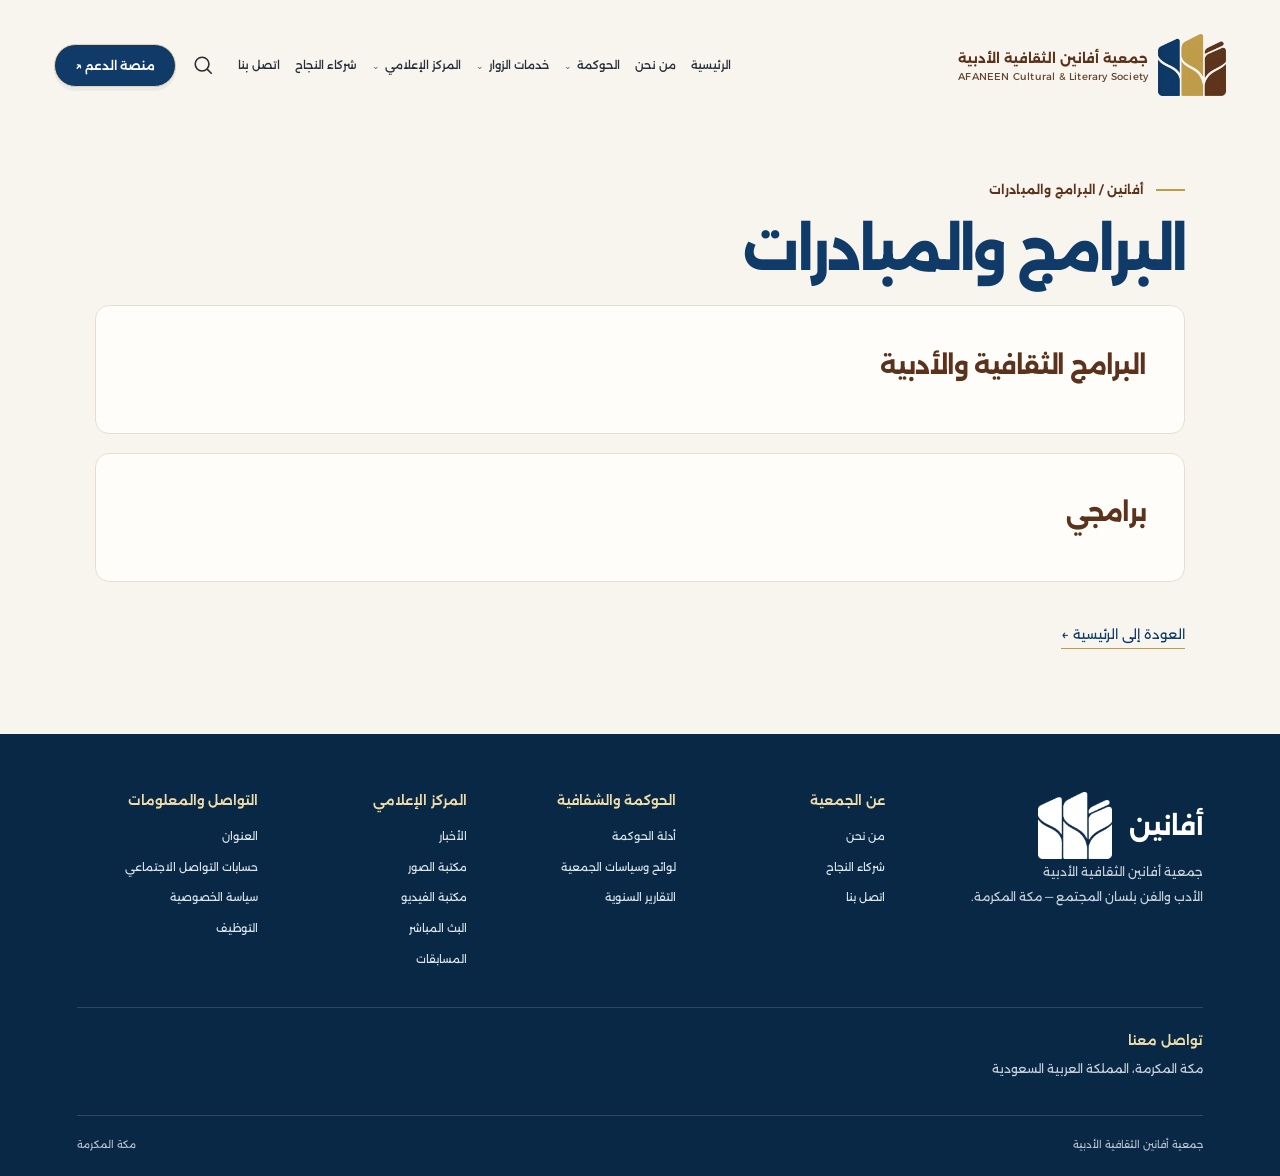
<file: programs.html>
<!DOCTYPE html>

<html dir="rtl" lang="ar">
<head>
<meta charset="utf-8"/><meta content="width=device-width,initial-scale=1" name="viewport"/>
<title>البرامج والمبادرات | أفانين</title>
<meta content="تُعرض هنا البرامج الثقافية والأدبية التي تعتمدها الجمعية، ويجري تحديث حالاتها ومواعيدها بعد إقرارها." name="description"/>
<meta content="#103B68" name="theme-color"/><meta content="noindex,nofollow" name="robots"/>
<link href="assets/style.css" rel="stylesheet"/></head>
<body>
<a class="skip" href="#main">تجاوز إلى المحتوى الرئيسي</a>
<header class="site-header" id="top">
<a aria-label="جمعية أفانين - الرئيسية" class="brand" href="index.html"><img alt="رمز جمعية أفانين" class="brand-mark" src="assets/afaneen-logo.png"/><span class="brand-type"><b>جمعية أفانين الثقافية الأدبية</b><span>AFANEEN Cultural &amp; Literary Society</span></span></a>
<nav aria-label="القائمة الرئيسية" class="nav">
<div class="nav-item"><a class="nav-link" href="index.html">الرئيسية</a></div>
<div class="nav-item"><a class="nav-link" href="about.html">من نحن</a></div>
<div class="nav-item"><button aria-expanded="false" aria-haspopup="true" class="nav-link" type="button">الحوكمة <span class="chevron">⌄</span></button><div class="dropdown"><a href="governance.html">الحوكمة والإفصاح</a><a href="governance.html#guides">أدلة الحوكمة</a><a href="governance.html#policies">لوائح وسياسات الجمعية</a><a href="governance.html#reports">التقارير السنوية</a></div></div>
<div class="nav-item"><button aria-expanded="false" aria-haspopup="true" class="nav-link" type="button">خدمات الزوار <span class="chevron">⌄</span></button><div class="dropdown"><a href="services.html">جميع الخدمات</a><a href="volunteering.html">فرصي التطوعية</a><a href="programs.html#my-programs">برامجي</a><a href="membership.html">حساب عضو الجمعية العمومية</a></div></div>
<div class="nav-item"><button aria-expanded="false" aria-haspopup="true" class="nav-link" type="button">المركز الإعلامي <span class="chevron">⌄</span></button><div class="dropdown"><a href="media.html#news">الأخبار</a><a href="media.html#initiatives">المبادرات</a><a href="media.html#photos">مكتبة الصور</a><a href="media.html#videos">مكتبة الفيديو</a><a href="media.html#live">البث المباشر</a><a href="media.html#contests">المسابقات</a></div></div>
<div class="nav-item"><a class="nav-link" href="partners.html">شركاء النجاح</a></div>
<div class="nav-item"><a class="nav-link" href="contact.html">اتصل بنا</a></div>
</nav>
<div class="header-actions"><button class="support-btn js-support" type="button" disabled aria-disabled="true">منصة الدعم ↗</button><button aria-label="بحث في الموقع" class="search-btn" id="open-search"><svg fill="none" stroke="currentColor" stroke-width="1.7" viewbox="0 0 24 24"><circle cx="11" cy="11" r="7.5"></circle><path d="m16.5 16.5 5 5"></path></svg></button><button aria-label="فتح القائمة" class="mobile-toggle" id="mobile-open"><svg fill="none" stroke="currentColor" stroke-width="1.8" viewbox="0 0 24 24"><path d="M3 6h18M3 12h18M3 18h18"></path></svg></button></div>
</header>
<main class="inner-main" dir="rtl" id="main"><div class="inner-wrap"><span class="inner-kicker">أفانين / البرامج والمبادرات</span><h1>البرامج والمبادرات</h1><section class="inner-panel" id="programs"><h2>البرامج الثقافية والأدبية</h2></section><section class="inner-panel" id="my-programs"><h2>برامجي</h2></section><a class="link-home" href="index.html">العودة إلى الرئيسية ←</a></div></main>
<footer class="footer"><div class="foot-grid"><div class="foot-identity"><div class="foot-brand"><img alt="" src="assets/afaneen-logo.png"/><strong>أفانين</strong></div><p>جمعية أفانين الثقافية الأدبية<br/>الأدب والفن بلسان المجتمع — مكة المكرمة.</p></div><div><h3>عن الجمعية</h3><a href="about.html">من نحن</a><a href="partners.html">شركاء النجاح</a><a href="contact.html">اتصل بنا</a></div><div><h3>الحوكمة والشفافية</h3><a href="governance.html#guides">أدلة الحوكمة</a><a href="governance.html#policies">لوائح وسياسات الجمعية</a><a href="governance.html#reports">التقارير السنوية</a></div><div><h3>المركز الإعلامي</h3><a href="media.html#news">الأخبار</a><a href="media.html#photos">مكتبة الصور</a><a href="media.html#videos">مكتبة الفيديو</a><a href="media.html#live">البث المباشر</a><a href="media.html#contests">المسابقات</a></div><div class="foot-contact"><h3>التواصل والمعلومات</h3>
<a href="contact.html#address">العنوان</a>
<a href="contact.html#social-media">حسابات التواصل الاجتماعي</a>
<a href="privacy.html">سياسة الخصوصية</a>
<a href="careers.html">التوظيف</a>
</div></div><div aria-label="موقع الجمعية" class="footer-meta"><div><h3>تواصل معنا</h3><p>مكة المكرمة، المملكة العربية السعودية</p></div></div><div class="foot-bottom"><span>جمعية أفانين الثقافية الأدبية</span><span>مكة المكرمة</span></div></footer>
<div class="backdrop" id="mobile-backdrop"></div><aside aria-label="قائمة الجوال" class="mobile-panel" id="mobile-menu"><div class="mobile-head"><strong>القائمة الرئيسية</strong><button aria-label="إغلاق القائمة" class="close-btn" id="mobile-close" type="button">×</button></div>
<a href="index.html">الرئيسية</a><a href="about.html">من نحن</a>
<details><summary>الحوكمة</summary><a href="governance.html">الحوكمة والإفصاح</a><a href="governance.html#guides">أدلة الحوكمة</a><a href="governance.html#policies">لوائح وسياسات الجمعية</a><a href="governance.html#reports">التقارير السنوية</a></details>
<details><summary>خدمات الزوار</summary><a href="services.html">جميع الخدمات</a><a href="volunteering.html">فرصي التطوعية</a><a href="programs.html#my-programs">برامجي</a><a href="membership.html">حساب عضو الجمعية العمومية</a></details>
<details><summary>المركز الإعلامي</summary><a href="media.html#news">الأخبار</a><a href="media.html#initiatives">المبادرات</a><a href="media.html#photos">مكتبة الصور</a><a href="media.html#videos">مكتبة الفيديو</a><a href="media.html#live">البث المباشر</a><a href="media.html#contests">المسابقات</a></details>
<a href="partners.html">شركاء النجاح</a><a href="contact.html">اتصل بنا</a><button class="support-btn js-support" type="button" disabled aria-disabled="true">منصة الدعم ↗</button></aside>
<div aria-label="البحث في أقسام الموقع" aria-modal="true" class="search-overlay" id="search-overlay" role="dialog"><div class="search-panel"><div class="search-top"><h2>إلى أين تريد الذهاب؟</h2><button aria-label="إغلاق البحث" class="close-btn" id="close-search">×</button></div><label class="sr-only" for="search-query">البحث في قوائم الموقع</label><input autocomplete="off" id="search-query" placeholder="ابحث في الأقسام والخدمات..."/><div class="search-results" id="search-results"></div></div></div>


<script defer="True" src="assets/site.js"></script></body></html>
</file>
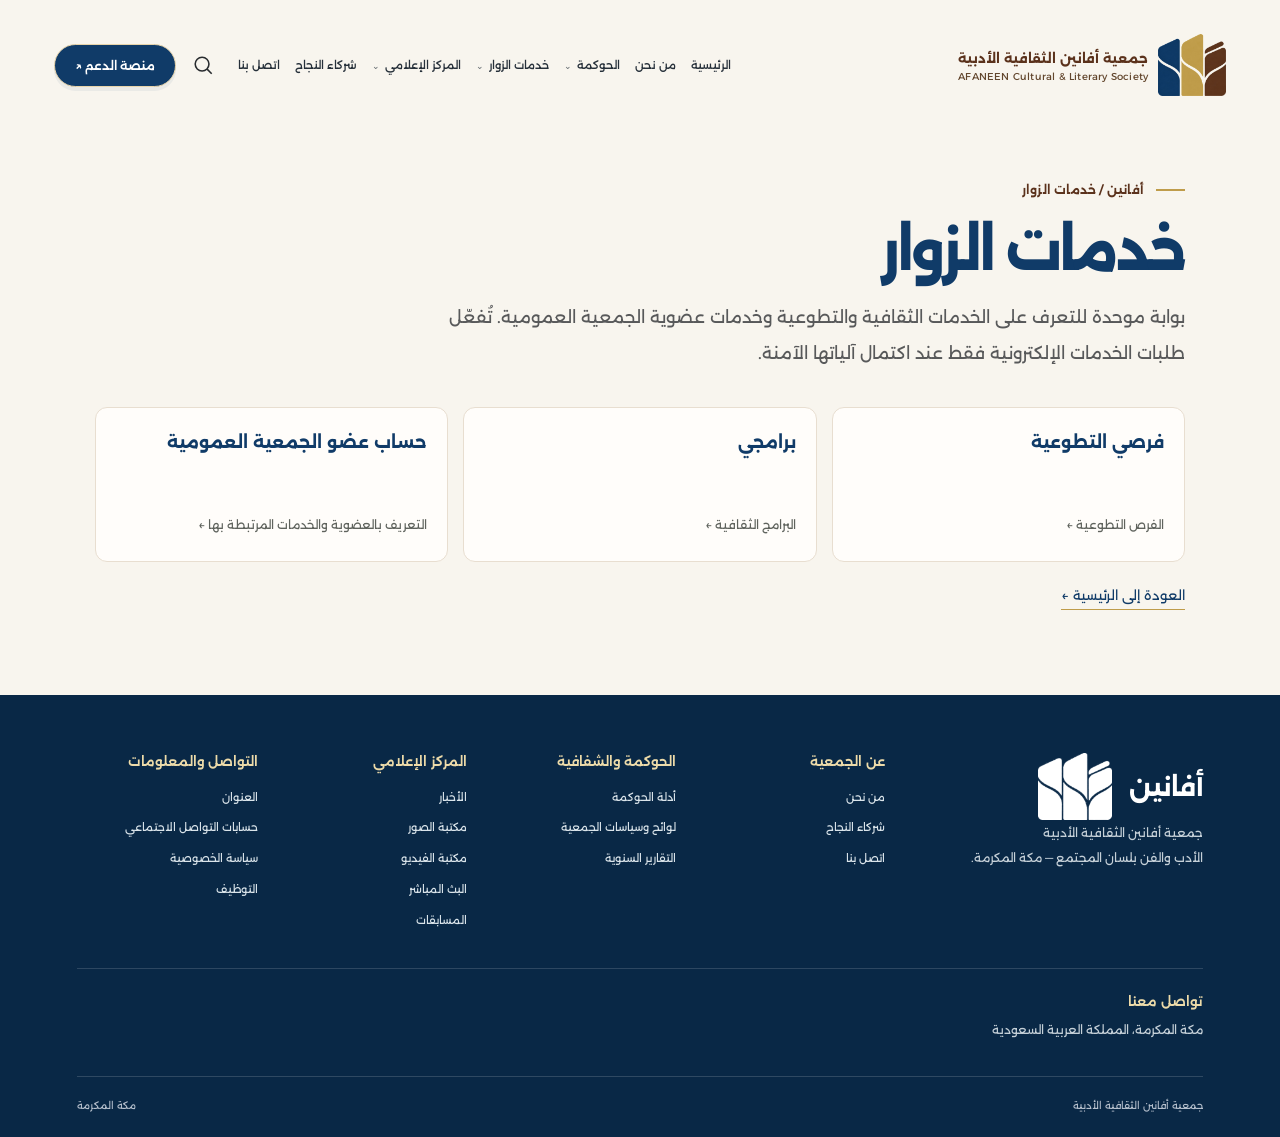
<file: services.html>
<!DOCTYPE html>

<html dir="rtl" lang="ar">
<head>
<meta charset="utf-8"/><meta content="width=device-width,initial-scale=1" name="viewport"/>
<title>خدمات الزوار | أفانين</title>
<meta content="البرامج الثقافية والفرص التطوعية وخدمات عضوية الجمعية العمومية." name="description"/>
<meta content="#103B68" name="theme-color"/><meta content="noindex,nofollow" name="robots"/>
<link href="assets/style.css" rel="stylesheet"/></head>
<body>
<a class="skip" href="#main">تجاوز إلى المحتوى الرئيسي</a>
<header class="site-header" id="top">
<a aria-label="جمعية أفانين - الرئيسية" class="brand" href="index.html"><img alt="رمز جمعية أفانين" class="brand-mark" src="assets/afaneen-logo.png"/><span class="brand-type"><b>جمعية أفانين الثقافية الأدبية</b><span>AFANEEN Cultural &amp; Literary Society</span></span></a>
<nav aria-label="القائمة الرئيسية" class="nav">
<div class="nav-item"><a class="nav-link" href="index.html">الرئيسية</a></div>
<div class="nav-item"><a class="nav-link" href="about.html">من نحن</a></div>
<div class="nav-item"><button aria-expanded="false" aria-haspopup="true" class="nav-link" type="button">الحوكمة <span class="chevron">⌄</span></button><div class="dropdown"><a href="governance.html">الحوكمة والإفصاح</a><a href="governance.html#guides">أدلة الحوكمة</a><a href="governance.html#policies">لوائح وسياسات الجمعية</a><a href="governance.html#reports">التقارير السنوية</a></div></div>
<div class="nav-item"><button aria-expanded="false" aria-haspopup="true" class="nav-link" type="button">خدمات الزوار <span class="chevron">⌄</span></button><div class="dropdown"><a href="services.html">جميع الخدمات</a><a href="volunteering.html">فرصي التطوعية</a><a href="programs.html#my-programs">برامجي</a><a href="membership.html">حساب عضو الجمعية العمومية</a></div></div>
<div class="nav-item"><button aria-expanded="false" aria-haspopup="true" class="nav-link" type="button">المركز الإعلامي <span class="chevron">⌄</span></button><div class="dropdown"><a href="media.html#news">الأخبار</a><a href="media.html#initiatives">المبادرات</a><a href="media.html#photos">مكتبة الصور</a><a href="media.html#videos">مكتبة الفيديو</a><a href="media.html#live">البث المباشر</a><a href="media.html#contests">المسابقات</a></div></div>
<div class="nav-item"><a class="nav-link" href="partners.html">شركاء النجاح</a></div>
<div class="nav-item"><a class="nav-link" href="contact.html">اتصل بنا</a></div>
</nav>
<div class="header-actions"><button class="support-btn js-support" type="button" disabled aria-disabled="true">منصة الدعم ↗</button><button aria-label="بحث في الموقع" class="search-btn" id="open-search"><svg fill="none" stroke="currentColor" stroke-width="1.7" viewbox="0 0 24 24"><circle cx="11" cy="11" r="7.5"></circle><path d="m16.5 16.5 5 5"></path></svg></button><button aria-label="فتح القائمة" class="mobile-toggle" id="mobile-open"><svg fill="none" stroke="currentColor" stroke-width="1.8" viewbox="0 0 24 24"><path d="M3 6h18M3 12h18M3 18h18"></path></svg></button></div>
</header>
<main class="inner-main" dir="rtl" id="main"><div class="inner-wrap"><span class="inner-kicker">أفانين / خدمات الزوار</span><h1>خدمات الزوار</h1><p class="lede">بوابة موحدة للتعرف على الخدمات الثقافية والتطوعية وخدمات عضوية الجمعية العمومية. تُفعّل طلبات الخدمات الإلكترونية فقط عند اكتمال آلياتها الآمنة.</p>
<div class="feature-links"><a class="feature-link" href="volunteering.html"><strong>فرصي التطوعية</strong><span>الفرص التطوعية ←</span></a><a class="feature-link" href="programs.html#my-programs"><strong>برامجي</strong><span>البرامج الثقافية ←</span></a><a class="feature-link" href="membership.html"><strong>حساب عضو الجمعية العمومية</strong><span>التعريف بالعضوية والخدمات المرتبطة بها ←</span></a></div>
<a class="link-home" href="index.html">العودة إلى الرئيسية ←</a></div></main>
<footer class="footer"><div class="foot-grid"><div class="foot-identity"><div class="foot-brand"><img alt="" src="assets/afaneen-logo.png"/><strong>أفانين</strong></div><p>جمعية أفانين الثقافية الأدبية<br/>الأدب والفن بلسان المجتمع — مكة المكرمة.</p></div><div><h3>عن الجمعية</h3><a href="about.html">من نحن</a><a href="partners.html">شركاء النجاح</a><a href="contact.html">اتصل بنا</a></div><div><h3>الحوكمة والشفافية</h3><a href="governance.html#guides">أدلة الحوكمة</a><a href="governance.html#policies">لوائح وسياسات الجمعية</a><a href="governance.html#reports">التقارير السنوية</a></div><div><h3>المركز الإعلامي</h3><a href="media.html#news">الأخبار</a><a href="media.html#photos">مكتبة الصور</a><a href="media.html#videos">مكتبة الفيديو</a><a href="media.html#live">البث المباشر</a><a href="media.html#contests">المسابقات</a></div><div class="foot-contact"><h3>التواصل والمعلومات</h3>
<a href="contact.html#address">العنوان</a>
<a href="contact.html#social-media">حسابات التواصل الاجتماعي</a>
<a href="privacy.html">سياسة الخصوصية</a>
<a href="careers.html">التوظيف</a>
</div></div><div aria-label="موقع الجمعية" class="footer-meta"><div><h3>تواصل معنا</h3><p>مكة المكرمة، المملكة العربية السعودية</p></div></div><div class="foot-bottom"><span>جمعية أفانين الثقافية الأدبية</span><span>مكة المكرمة</span></div></footer>
<div class="backdrop" id="mobile-backdrop"></div><aside aria-label="قائمة الجوال" class="mobile-panel" id="mobile-menu"><div class="mobile-head"><strong>القائمة الرئيسية</strong><button aria-label="إغلاق القائمة" class="close-btn" id="mobile-close" type="button">×</button></div>
<a href="index.html">الرئيسية</a><a href="about.html">من نحن</a>
<details><summary>الحوكمة</summary><a href="governance.html">الحوكمة والإفصاح</a><a href="governance.html#guides">أدلة الحوكمة</a><a href="governance.html#policies">لوائح وسياسات الجمعية</a><a href="governance.html#reports">التقارير السنوية</a></details>
<details><summary>خدمات الزوار</summary><a href="services.html">جميع الخدمات</a><a href="volunteering.html">فرصي التطوعية</a><a href="programs.html#my-programs">برامجي</a><a href="membership.html">حساب عضو الجمعية العمومية</a></details>
<details><summary>المركز الإعلامي</summary><a href="media.html#news">الأخبار</a><a href="media.html#initiatives">المبادرات</a><a href="media.html#photos">مكتبة الصور</a><a href="media.html#videos">مكتبة الفيديو</a><a href="media.html#live">البث المباشر</a><a href="media.html#contests">المسابقات</a></details>
<a href="partners.html">شركاء النجاح</a><a href="contact.html">اتصل بنا</a><button class="support-btn js-support" type="button" disabled aria-disabled="true">منصة الدعم ↗</button></aside>
<div aria-label="البحث في أقسام الموقع" aria-modal="true" class="search-overlay" id="search-overlay" role="dialog"><div class="search-panel"><div class="search-top"><h2>إلى أين تريد الذهاب؟</h2><button aria-label="إغلاق البحث" class="close-btn" id="close-search">×</button></div><label class="sr-only" for="search-query">البحث في قوائم الموقع</label><input autocomplete="off" id="search-query" placeholder="ابحث في الأقسام والخدمات..."/><div class="search-results" id="search-results"></div></div></div>


<script defer="True" src="assets/site.js"></script></body></html>
</file>
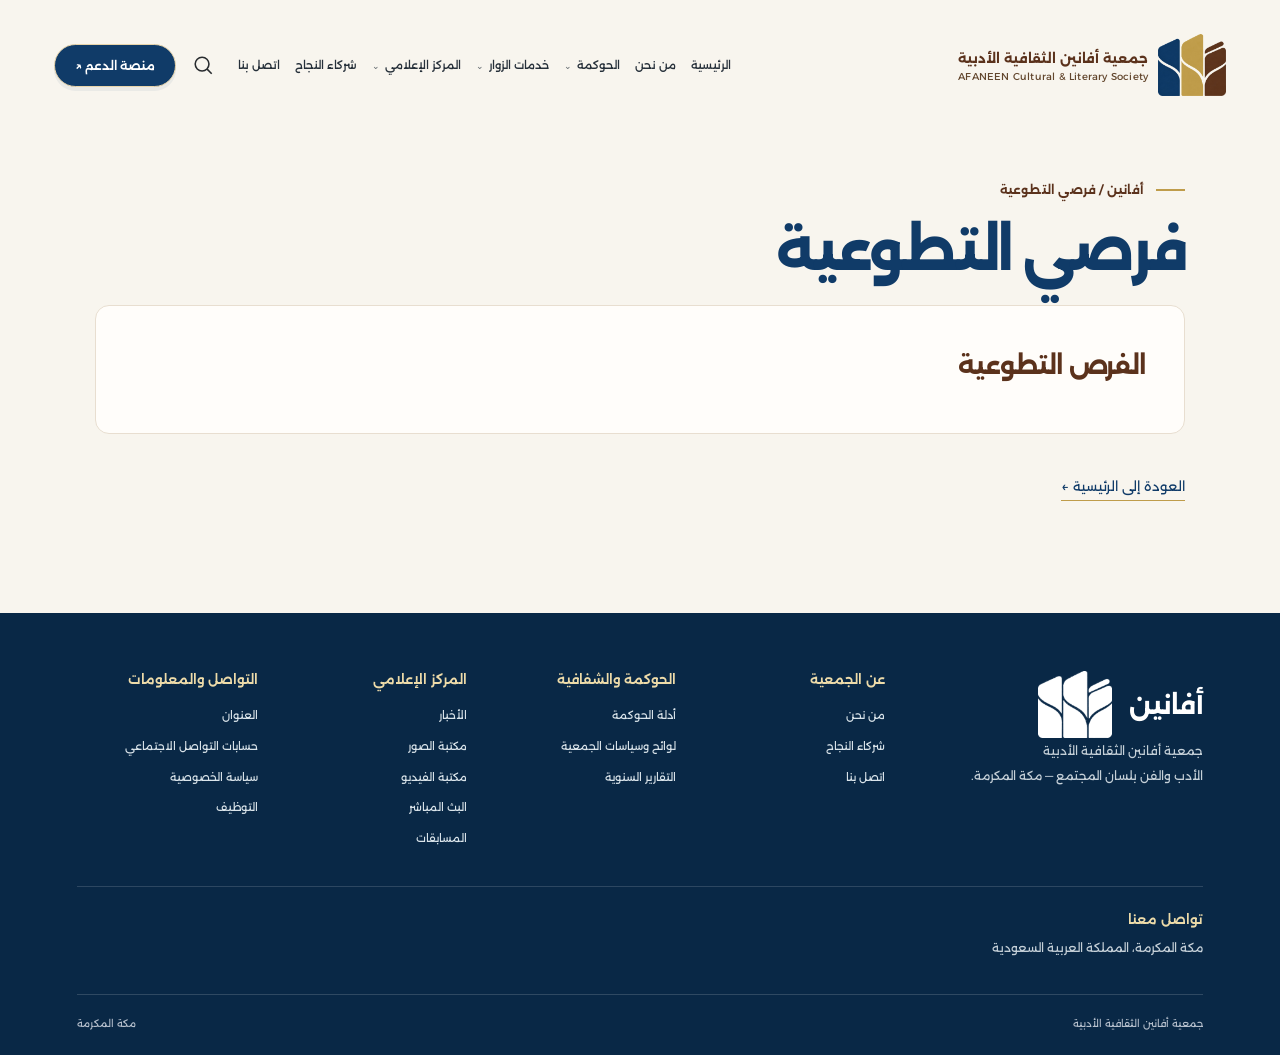
<file: volunteering.html>
<!DOCTYPE html>

<html dir="rtl" lang="ar">
<head>
<meta charset="utf-8"/><meta content="width=device-width,initial-scale=1" name="viewport"/>
<title>فرصي التطوعية | أفانين</title>
<meta content="مساحة مخصصة للإعلان عن الفرص التطوعية المعتمدة لدى الجمعية وطريقة المشاركة فيها." name="description"/>
<meta content="#103B68" name="theme-color"/><meta content="noindex,nofollow" name="robots"/>
<link href="assets/style.css" rel="stylesheet"/></head>
<body>
<a class="skip" href="#main">تجاوز إلى المحتوى الرئيسي</a>
<header class="site-header" id="top">
<a aria-label="جمعية أفانين - الرئيسية" class="brand" href="index.html"><img alt="رمز جمعية أفانين" class="brand-mark" src="assets/afaneen-logo.png"/><span class="brand-type"><b>جمعية أفانين الثقافية الأدبية</b><span>AFANEEN Cultural &amp; Literary Society</span></span></a>
<nav aria-label="القائمة الرئيسية" class="nav">
<div class="nav-item"><a class="nav-link" href="index.html">الرئيسية</a></div>
<div class="nav-item"><a class="nav-link" href="about.html">من نحن</a></div>
<div class="nav-item"><button aria-expanded="false" aria-haspopup="true" class="nav-link" type="button">الحوكمة <span class="chevron">⌄</span></button><div class="dropdown"><a href="governance.html">الحوكمة والإفصاح</a><a href="governance.html#guides">أدلة الحوكمة</a><a href="governance.html#policies">لوائح وسياسات الجمعية</a><a href="governance.html#reports">التقارير السنوية</a></div></div>
<div class="nav-item"><button aria-expanded="false" aria-haspopup="true" class="nav-link" type="button">خدمات الزوار <span class="chevron">⌄</span></button><div class="dropdown"><a href="services.html">جميع الخدمات</a><a href="volunteering.html">فرصي التطوعية</a><a href="programs.html#my-programs">برامجي</a><a href="membership.html">حساب عضو الجمعية العمومية</a></div></div>
<div class="nav-item"><button aria-expanded="false" aria-haspopup="true" class="nav-link" type="button">المركز الإعلامي <span class="chevron">⌄</span></button><div class="dropdown"><a href="media.html#news">الأخبار</a><a href="media.html#initiatives">المبادرات</a><a href="media.html#photos">مكتبة الصور</a><a href="media.html#videos">مكتبة الفيديو</a><a href="media.html#live">البث المباشر</a><a href="media.html#contests">المسابقات</a></div></div>
<div class="nav-item"><a class="nav-link" href="partners.html">شركاء النجاح</a></div>
<div class="nav-item"><a class="nav-link" href="contact.html">اتصل بنا</a></div>
</nav>
<div class="header-actions"><button class="support-btn js-support" type="button" disabled aria-disabled="true">منصة الدعم ↗</button><button aria-label="بحث في الموقع" class="search-btn" id="open-search"><svg fill="none" stroke="currentColor" stroke-width="1.7" viewbox="0 0 24 24"><circle cx="11" cy="11" r="7.5"></circle><path d="m16.5 16.5 5 5"></path></svg></button><button aria-label="فتح القائمة" class="mobile-toggle" id="mobile-open"><svg fill="none" stroke="currentColor" stroke-width="1.8" viewbox="0 0 24 24"><path d="M3 6h18M3 12h18M3 18h18"></path></svg></button></div>
</header>
<main class="inner-main" dir="rtl" id="main"><div class="inner-wrap"><span class="inner-kicker">أفانين / فرصي التطوعية</span><h1>فرصي التطوعية</h1><section class="inner-panel"><h2>الفرص التطوعية</h2></section><a class="link-home" href="index.html">العودة إلى الرئيسية ←</a></div></main>
<footer class="footer"><div class="foot-grid"><div class="foot-identity"><div class="foot-brand"><img alt="" src="assets/afaneen-logo.png"/><strong>أفانين</strong></div><p>جمعية أفانين الثقافية الأدبية<br/>الأدب والفن بلسان المجتمع — مكة المكرمة.</p></div><div><h3>عن الجمعية</h3><a href="about.html">من نحن</a><a href="partners.html">شركاء النجاح</a><a href="contact.html">اتصل بنا</a></div><div><h3>الحوكمة والشفافية</h3><a href="governance.html#guides">أدلة الحوكمة</a><a href="governance.html#policies">لوائح وسياسات الجمعية</a><a href="governance.html#reports">التقارير السنوية</a></div><div><h3>المركز الإعلامي</h3><a href="media.html#news">الأخبار</a><a href="media.html#photos">مكتبة الصور</a><a href="media.html#videos">مكتبة الفيديو</a><a href="media.html#live">البث المباشر</a><a href="media.html#contests">المسابقات</a></div><div class="foot-contact"><h3>التواصل والمعلومات</h3>
<a href="contact.html#address">العنوان</a>
<a href="contact.html#social-media">حسابات التواصل الاجتماعي</a>
<a href="privacy.html">سياسة الخصوصية</a>
<a href="careers.html">التوظيف</a>
</div></div><div aria-label="موقع الجمعية" class="footer-meta"><div><h3>تواصل معنا</h3><p>مكة المكرمة، المملكة العربية السعودية</p></div></div><div class="foot-bottom"><span>جمعية أفانين الثقافية الأدبية</span><span>مكة المكرمة</span></div></footer>
<div class="backdrop" id="mobile-backdrop"></div><aside aria-label="قائمة الجوال" class="mobile-panel" id="mobile-menu"><div class="mobile-head"><strong>القائمة الرئيسية</strong><button aria-label="إغلاق القائمة" class="close-btn" id="mobile-close" type="button">×</button></div>
<a href="index.html">الرئيسية</a><a href="about.html">من نحن</a>
<details><summary>الحوكمة</summary><a href="governance.html">الحوكمة والإفصاح</a><a href="governance.html#guides">أدلة الحوكمة</a><a href="governance.html#policies">لوائح وسياسات الجمعية</a><a href="governance.html#reports">التقارير السنوية</a></details>
<details><summary>خدمات الزوار</summary><a href="services.html">جميع الخدمات</a><a href="volunteering.html">فرصي التطوعية</a><a href="programs.html#my-programs">برامجي</a><a href="membership.html">حساب عضو الجمعية العمومية</a></details>
<details><summary>المركز الإعلامي</summary><a href="media.html#news">الأخبار</a><a href="media.html#initiatives">المبادرات</a><a href="media.html#photos">مكتبة الصور</a><a href="media.html#videos">مكتبة الفيديو</a><a href="media.html#live">البث المباشر</a><a href="media.html#contests">المسابقات</a></details>
<a href="partners.html">شركاء النجاح</a><a href="contact.html">اتصل بنا</a><button class="support-btn js-support" type="button" disabled aria-disabled="true">منصة الدعم ↗</button></aside>
<div aria-label="البحث في أقسام الموقع" aria-modal="true" class="search-overlay" id="search-overlay" role="dialog"><div class="search-panel"><div class="search-top"><h2>إلى أين تريد الذهاب؟</h2><button aria-label="إغلاق البحث" class="close-btn" id="close-search">×</button></div><label class="sr-only" for="search-query">البحث في قوائم الموقع</label><input autocomplete="off" id="search-query" placeholder="ابحث في الأقسام والخدمات..."/><div class="search-results" id="search-results"></div></div></div>


<script defer="True" src="assets/site.js"></script></body></html>
</file>
<file: assets/style.css>
@font-face{font-family:"Alexandria";src:url("Alexandria.woff2") format("woff2");font-style:normal;font-weight:100 900;font-display:swap;}


:root{--navy:#103B68;--navy-dark:#0a2d52;--gold:#BF9C4A;--brown:#5B321C;--cream:#F8F5EE;--ink:#2c3439;--line:#e8ded0;--white:#fffdf9}*{box-sizing:border-box}html{scroll-behavior:smooth}body{margin:0;background:var(--cream);color:var(--ink);font-family:"Alexandria",sans-serif;font-optical-sizing:auto;font-weight:400;font-style:normal;overflow-x:hidden}button,input,a{font:inherit}button{cursor:pointer}a{color:inherit;text-decoration:none}a:focus-visible,button:focus-visible,input:focus-visible{outline:3px solid var(--gold);outline-offset:4px}img{max-width:100%;display:block}::selection{background:#d4b779;color:#102f4e}.skip{position:absolute;z-index:80;top:-100px;right:30px;background:#fff;padding:14px;color:var(--navy)}.skip:focus{top:12px}.sr-only{position:absolute;width:1px;height:1px;clip:rect(0 0 0 0);overflow:hidden}
.site-header{position:relative;z-index:40;direction:ltr;display:flex;align-items:center;justify-content:space-between;gap:22px;max-width:1590px;margin:auto;padding:24px clamp(24px,4.2vw,78px) 12px;min-height:118px}.brand{display:flex;align-items:center;gap:15px;flex:none;min-width:315px;direction:ltr;text-align:right}.brand-mark{width:81px;height:81px;object-fit:contain}.brand-type{direction:rtl;color:var(--brown)}.brand-type b{font-size:clamp(13px,1.15vw,17px);line-height:1.7;font-weight:700;display:block}.brand-type span{font-family:Georgia,serif;direction:ltr;display:block;font-size:12px;letter-spacing:.2px;text-align:left;color:#63472e}.nav{direction:rtl;display:flex;align-items:center;gap:clamp(9px,1.55vw,27px);margin-left:auto}.nav-item{position:relative;flex-shrink:0}.nav-link{display:inline-flex;align-items:center;gap:5px;border:0;background:transparent;padding:18px 1px;font-size:clamp(10px,.87vw,12px);font-weight:500;white-space:nowrap;color:#26303a;transition:color .2s}.nav-link[aria-current=page]{color:var(--navy);font-weight:700}.nav-link[aria-current=page]::after{content:"";position:absolute;bottom:6px;right:0;width:36px;height:2px;background:var(--gold)}.nav-link:hover,.nav-link[aria-expanded=true]{color:var(--gold)}.chevron{font-size:9px;opacity:.7}.dropdown{position:absolute;top:100%;right:-22px;background:#fffefb;min-width:238px;border:1px solid #eee3d4;box-shadow:0 16px 42px #24395622;padding:12px;display:none;flex-direction:column;z-index:70;border-radius:12px;direction:rtl}.nav-item:hover .dropdown,.nav-item:focus-within .dropdown,.nav-item:has(>.nav-link[aria-expanded=true]) .dropdown{display:flex}.dropdown a{padding:13px 10px;border-radius:8px;font-size:12px;font-weight:400;color:#4a4542}.dropdown a:hover,.dropdown a:focus{background:#f7f1e7;color:var(--navy)}.header-actions{direction:rtl;display:flex;align-items:center;gap:13px;flex:none}.contact-link{font-size:11px;color:var(--brown);white-space:nowrap}.search-btn,.mobile-toggle{border:none;background:none;color:#282b2e;display:grid;place-items:center;width:39px;height:39px}.search-btn svg,.mobile-toggle svg{width:22px;height:22px}.support-btn{border:1.5px solid #e8d4aa;background:var(--navy);color:white;padding:14px 24px;border-radius:99px;white-space:nowrap;font-size:12px;font-weight:600;box-shadow:0 4px 0 rgba(17,59,101,.06);transition:transform .2s,background .2s}.support-btn:hover{background:#21517e;transform:translateY(-2px)}.mobile-toggle{display:none}
.hero{max-width:1650px;margin:0 auto;min-height:695px;display:grid;grid-template-columns:49% 51%;direction:ltr;position:relative;padding:12px 0 38px;align-items:center}.hero::before{content:"";position:absolute;width:570px;height:570px;left:-335px;bottom:-350px;border-radius:50%;border:1px solid rgba(191,156,74,.16)}.hero-copy{direction:rtl;padding:40px 8.2% 30px clamp(20px,5vw,85px);position:relative;z-index:2;text-align:right;align-self:center}.hero-kicker{display:flex;align-items:center;gap:13px;color:var(--brown);font-size:clamp(12px,1.05vw,16px);letter-spacing:2.5px;font-weight:400;margin-bottom:26px;white-space:nowrap}.hero-kicker i{display:inline-block;width:28px;height:1px;background:var(--gold)}h1,h2,h3,p{margin-top:0}h1{font-weight:800;font-size:clamp(51px,5.1vw,87px);line-height:1.35;letter-spacing:-2.8px;margin:0;color:var(--navy)}h1 span{display:block;color:var(--brown)}.rule{width:65px;height:3px;background:var(--gold);margin:21px 0 24px}.hero-copy>p{font-size:clamp(14px,1.15vw,18px);line-height:2.15;color:#554b47;max-width:610px;font-weight:400}.hero-actions{display:flex;align-items:center;gap:14px;margin-top:33px;flex-wrap:wrap}.primary-cta,.secondary-cta{min-height:57px;border-radius:99px;padding:14px 30px;display:inline-flex;align-items:center;justify-content:center;gap:17px;font-size:14px;white-space:nowrap;font-weight:600;transition:transform .2s,box-shadow .2s}.primary-cta{background:var(--navy);color:white;border:1px solid var(--navy);min-width:234px}.secondary-cta{border:1.5px solid var(--gold);color:var(--brown);background:transparent;min-width:208px}.primary-cta:hover,.secondary-cta:hover{transform:translateY(-3px);box-shadow:0 12px 20px #342f2417}.mini-features{display:flex;margin-top:52px;gap:18px;align-items:center;direction:rtl}.mini-feature{display:flex;align-items:center;gap:12px;padding-left:16px;border-left:1px solid #b5ab9f;min-width:0}.mini-feature:last-child{border:0}.mini-icon{width:45px;height:45px;flex:none;display:grid;place-items:center;background:#f1e9da;border-radius:50%;color:var(--gold)}.mini-feature span:last-child{font-size:11px;line-height:1.9;color:#4f4741;max-width:119px}.mini-icon svg{width:25px;height:25px;stroke-width:1.6}.hero-image{align-self:stretch;position:relative;overflow:visible;direction:ltr;pointer-events:none}.hero-image img{width:100%;height:100%;object-fit:contain;object-position:bottom center;filter:saturate(.94)}.hero-image::after{content:"";position:absolute;inset:8% 8% auto auto;width:72%;height:70%;border:1px solid transparent;border-radius:50%;pointer-events:none}
.section{position:relative;padding:92px clamp(28px,5.5vw,100px)}.section-inner{max-width:1370px;margin:auto}.eyebrow{font-weight:600;color:var(--gold);letter-spacing:.4px;font-size:12px;display:inline-flex;align-items:center;gap:9px}.eyebrow:before{content:"";width:22px;height:1px;background:currentColor}h2{font-weight:700;font-size:clamp(29px,3vw,47px);line-height:1.55;color:var(--navy);letter-spacing:-1.2px}.section-heading{display:flex;justify-content:space-between;gap:30px;align-items:end;margin:12px 0 30px}.section-heading p{font-size:13px;line-height:2.1;color:#7f7771;max-width:460px}.text-link{display:inline-flex;align-items:center;gap:9px;color:var(--navy);font-size:12px;font-weight:600;white-space:nowrap}.text-link:hover{color:var(--brown)}.text-link:after{content:'←';font-size:20px;transition:transform .2s}.text-link:hover:after{transform:translateX(-5px)}
.news{background:#fffdf9;padding-top:87px;padding-bottom:92px;border-top:1px solid #f0e9df}.news-grid{display:grid;grid-template-columns:1.05fr .95fr;gap:clamp(20px,4vw,70px);direction:rtl;align-items:stretch}.featured-story{position:relative;background:linear-gradient(145deg,#193d67,#0e2e54);color:#fff;padding:43px 45px 35px;min-height:340px;display:flex;flex-direction:column;justify-content:end;overflow:hidden;border-radius:10px 10px 55px 10px}.featured-story::before{content:"96";font-family:Georgia,serif;position:absolute;top:-80px;left:-12px;color:#ffffff10;font-size:300px;font-weight:700;line-height:1}.featured-story .date{font-size:11px;color:#e6cb8c;position:relative}.featured-story h3{font-size:clamp(23px,2.1vw,34px);font-weight:600;line-height:1.7;margin:13px 0 27px;position:relative}.featured-story a{color:white;font-size:12px;display:inline-flex;align-items:center;gap:10px;position:relative}.featured-story a::after{content:'↗';font-size:17px}.news-list{display:flex;flex-direction:column;gap:0}.news-row{display:grid;grid-template-columns:94px 1fr 20px;gap:20px;align-items:center;padding:26px 0;border-bottom:1px solid var(--line)}.news-row:first-child{padding-top:8px}.news-row time{color:#9a8671;font-size:10px}.news-row h3{font-size:16px;line-height:1.8;margin:0;font-weight:500;color:#302d30}.news-row svg{width:19px;stroke:var(--gold)}.news-row:hover h3{color:var(--navy)}
.about{background:#f7f1e7}.about-grid{display:grid;grid-template-columns:.9fr 1.1fr;gap:60px;align-items:center}.about-word{position:relative;display:flex;min-height:350px;align-items:center;justify-content:center;background:#efe5d5;border-radius:170px 170px 12px 12px;overflow:hidden}.about-word::before{content:"";width:245px;height:245px;border:1px solid #d3bc89;border-radius:50%;position:absolute;transform:translate(90px,-45px)}.about-word::after{content:"";width:220px;height:220px;border:1px solid #d3bc89;border-radius:50%;position:absolute;transform:translate(-75px,85px)}.about-word strong{z-index:1;font-size:clamp(48px,6vw,90px);color:var(--brown);font-weight:700;line-height:1.45;letter-spacing:-4px}.about-copy p{font-size:15px;line-height:2.25;color:#5d534e;max-width:680px}.topic-row{display:flex;gap:10px;flex-wrap:wrap;margin:27px 0}.topic-row span{border:1px solid #dac9b6;border-radius:40px;padding:9px 18px;color:var(--brown);font-size:11px}
.paths{background:var(--navy);color:white;padding-top:96px;padding-bottom:95px}.paths h2{color:#fff}.paths .section-heading p{color:#d6dfec}.paths-grid{display:grid;grid-template-columns:repeat(3,minmax(0,1fr));gap:16px}.path{border:1px solid #507393;border-radius:12px;padding:30px 28px 36px;min-height:275px;display:flex;flex-direction:column;justify-content:space-between;transition:background .2s,transform .2s;background:#fff0}.path:hover{background:#fff1;transform:translateY(-4px)}.path small{color:#d4b779;font-size:11px}.path h3{font-size:22px;line-height:1.7;font-weight:600;margin:0;color:white}.path p{font-size:12px;line-height:2.05;color:#c8d8e6;margin:5px 0 0}.path strong{color:#e1c88a;font-size:11px;font-weight:500}.paths .text-link{color:#fff}
.services{background:var(--white)}.services-grid{display:grid;grid-template-columns:repeat(3,minmax(0,1fr));gap:14px}.service{border-bottom:2px solid #e0d3bd;background:#f8f5ef;padding:30px;min-height:190px;display:flex;flex-direction:column;justify-content:space-between;transition:background .2s}.service:hover{background:#efe5d5}.service-head{display:flex;align-items:center;justify-content:space-between}.service-num{font-size:13px;color:var(--gold)}.service-head svg{width:20px;color:var(--navy)}.service strong{font-weight:600;color:var(--navy);font-size:17px}.service p{font-size:12px;color:#756a60;line-height:1.9;margin:7px 0 0}
.join{padding:70px 6%;background:#c2a35a;color:#fffdf7;position:relative;overflow:hidden}.join::before{content:"";position:absolute;left:-70px;top:-150px;width:400px;height:400px;border:1px solid #fff7;border-radius:50%}.join-inner{position:relative;max-width:1370px;margin:auto;display:flex;align-items:center;justify-content:space-between;gap:25px}.join h2{color:#fff;font-size:clamp(27px,3vw,45px);margin:0}.join p{font-size:13px;line-height:2;margin:8px 0 0;color:#fff}.join .primary-cta{background:var(--navy-dark)}.footer{background:#092846;color:#f5eee5;padding:60px 6% 25px}.foot-grid{max-width:1370px;margin:auto;display:grid;grid-template-columns:1.6fr 1fr 1fr 1fr;gap:35px}.foot-brand{display:flex;align-items:center;gap:15px;flex-direction:row-reverse;justify-content:flex-end}.foot-brand img{width:64px;filter:brightness(1.2)}.foot-brand strong{font-size:21px}.footer p{line-height:2.1;font-size:12px;color:#c5d0d8;max-width:310px}.footer h3{font-size:13px;font-weight:600;color:#eddba9}.footer a:not(.foot-brand){font-size:11px;color:#dae4ea;line-height:2.8;display:block}.footer a:hover{color:#e6ca83}.foot-bottom{border-top:1px solid #ffffff27;margin:45px auto 0;padding-top:22px;max-width:1370px;display:flex;justify-content:space-between;gap:15px;flex-wrap:wrap;color:#b5bfcc;font-size:10px}
.search-overlay{position:fixed;inset:0;background:#0b1b2bdd;z-index:100;display:none;place-items:start center;padding:12vh 20px 20px}.search-overlay.open{display:grid}.search-panel{width:min(700px,100%);background:var(--cream);padding:35px;border-radius:16px;box-shadow:0 20px 80px #0005}.search-top{display:flex;justify-content:space-between;align-items:center;gap:20px}.search-top h2{font-size:25px;margin:0}.close-btn{border:0;background:transparent;font-size:26px}.search-panel input{display:block;width:100%;margin:25px 0;border:1px solid #cfc6bb;background:white;border-radius:7px;padding:17px;font-size:16px}.search-results{max-height:300px;overflow:auto}.search-results a{display:block;padding:12px 9px;border-bottom:1px solid var(--line);font-size:13px;color:#304c66}.search-results a:hover{background:#eee5d8}.search-results p{font-size:12px;line-height:1.8}.toast{position:fixed;bottom:22px;left:22px;max-width:min(440px,calc(100vw - 44px));padding:19px 23px;border-radius:13px;background:#102e4a;color:white;box-shadow:0 12px 35px #0004;z-index:110;font-size:12px;line-height:2;display:none}.toast.open{display:block}.mobile-panel{display:none}
@media(max-width:1450px){.site-header{gap:14px}.brand{min-width:270px;gap:10px}.brand-mark{width:68px;height:68px}.brand-type b{font-size:13px}.brand-type span{font-size:10px}.nav{gap:13px}.header-actions{gap:8px}.support-btn{padding:13px 20px}.hero{min-height:630px}.hero-copy{padding-right:6%}.mini-features{gap:8px}.mini-feature{gap:8px;padding-left:9px}}
@media(max-width:1220px){.nav{display:none}.site-header{min-height:94px;padding:14px 4%}.brand-mark{width:62px;height:62px}.header-actions{margin-left:auto}.mobile-toggle{display:grid}.contact-link{display:none}.hero{min-height:600px}.mini-features{margin-top:28px}.mini-feature span:last-child{font-size:10px}h1{font-size:clamp(49px,5.7vw,71px)}.mobile-panel{display:block;position:fixed;z-index:91;inset:0 0 0 auto;width:min(420px,90vw);padding:20px 25px 60px;overflow:auto;background:#fffbf3;box-shadow:-20px 0 60px #0003;transform:translateX(110%);transition:transform .3s}.mobile-panel.open{transform:translateX(0)}.mobile-head{display:flex;align-items:center;justify-content:space-between;border-bottom:1px solid var(--line);padding-bottom:18px}.mobile-panel a,.mobile-panel summary{display:block;border-bottom:1px solid var(--line);padding:14px 0;font-size:13px;color:var(--navy);cursor:pointer}.mobile-panel details a{padding:11px 20px;font-size:12px;color:#53453d}.mobile-panel .support-btn{display:block;text-align:center;color:white;padding:15px;margin-top:20px}.backdrop{position:fixed;inset:0;z-index:90;background:#13263888;display:none}.backdrop.open{display:block}}
@media(max-width:820px){.hero{grid-template-columns:1fr;min-height:unset;padding:2px 0 55px}.hero-copy{padding:52px 6% 12px;order:1}.hero-image{order:2;max-height:590px;height:auto;margin:5px 0 0 auto;width:min(95%,620px)}.hero-image img{width:100%;height:auto}.hero-kicker{font-size:12px;margin-bottom:16px;letter-spacing:1.8px}h1{font-size:clamp(48px,8vw,76px);letter-spacing:-1.8px}.hero-copy>p{font-size:14px;line-height:2.0;max-width:650px}.mini-features{margin-top:35px}.section{padding:70px 5%}.about-grid,.news-grid{grid-template-columns:1fr;gap:25px}.about-word{order:2;min-height:270px}.paths-grid,.services-grid{grid-template-columns:repeat(2,minmax(0,1fr))}.foot-grid{grid-template-columns:repeat(2,minmax(0,1fr))}.section-heading{align-items:start}.news-list{margin-top:10px}}
@media(max-width:540px){.site-header{min-height:78px;padding:10px 4%}.brand{min-width:0;gap:8px}.brand-mark{width:51px;height:51px}.brand-type b{font-size:10.5px}.brand-type span{font-size:8px}.header-actions{gap:2px}.support-btn{padding:10px 12px;font-size:10px}.search-btn{width:33px}.mobile-toggle{width:33px}.hero-copy{padding:38px 6% 7px}.hero-kicker{font-size:10px;letter-spacing:1.3px;gap:8px}.hero-kicker i{width:14px}h1{font-size:clamp(42px,10.5vw,61px);line-height:1.36;letter-spacing:-2px}.hero-copy>p{font-size:12px;line-height:2}.rule{margin:14px 0}.hero-actions{gap:9px;margin-top:23px}.primary-cta,.secondary-cta{min-width:0;min-height:46px;padding:11px 15px;font-size:11px;gap:8px}.mini-features{gap:4px;margin-top:30px}.mini-feature{gap:6px;padding-left:6px}.mini-icon{width:32px;height:32px}.mini-icon svg{width:19px;height:19px}.mini-feature span:last-child{font-size:8px;line-height:1.7}.hero-image{width:101%;margin-top:0;position:relative;left:1%}.section{padding:57px 5%}.section-heading{flex-direction:column;gap:5px}.section-heading h2{margin-bottom:0}.featured-story{min-height:285px;padding:24px;border-radius:8px 8px 40px 8px}.news-row{grid-template-columns:74px 1fr 14px;gap:9px;padding:18px 0}.news-row h3{font-size:12px}.news-row time{font-size:9px}.about-word{min-height:230px}.about-word strong{font-size:52px}.paths-grid,.services-grid{grid-template-columns:1fr}.path{min-height:220px;padding:26px}.service{min-height:150px}.join-inner{align-items:flex-start;flex-direction:column}.foot-grid{grid-template-columns:1fr 1fr;gap:18px}.foot-grid>div:first-child{grid-column:1 / -1}.foot-brand img{width:45px}.footer{padding:48px 6% 20px}}
.hero::before{display:none}.mobile-panel{transform:none;visibility:hidden;opacity:0;pointer-events:none}.mobile-panel.open{transform:none;visibility:visible;opacity:1;pointer-events:auto}@media(max-width:540px){.hero-image{width:100%;left:0}}@media(prefers-reduced-motion:reduce){html{scroll-behavior:auto}*,*:before,*:after{transition:none!important;animation:none!important}}


@media(max-width:430px){.site-header{flex-wrap:wrap;gap:3px;min-height:unset}.brand{flex-basis:100%}.header-actions{width:100%;margin-left:0;justify-content:flex-start;gap:9px}.header-actions .support-btn{padding:10px 18px}}


/* Alexandria embedded locally and used for all live text */
html,body,button,input,select,textarea,option,label{font-family:"Alexandria",sans-serif!important;font-optical-sizing:auto;font-style:normal}
.brand-type span,.featured-story::before{font-family:"Alexandria",sans-serif!important}
/* Single-color white approved symbol in dark navy footer; header logo remains full color. */
.footer .foot-brand img{filter:brightness(0) invert(1)!important;opacity:1;width:74px;height:auto;object-fit:contain;flex:none}
.footer .foot-brand strong{color:#fff;font-size:clamp(22px,2vw,26px);font-weight:700;letter-spacing:-.02em}
.footer .foot-brand{align-items:center;gap:17px}
@media(max-width:600px){.footer .foot-brand img{width:62px}}



/* Header hierarchy approved: symbol and name right, menus next, support button far left. */
.site-header{direction:rtl;justify-content:space-between}
.brand{direction:rtl;text-align:right}
.brand-type{direction:rtl;text-align:right}
.nav{direction:rtl;margin-left:0;margin-right:auto}
.header-actions{direction:ltr;margin-left:0}
.header-actions .support-btn{direction:rtl}
@media(max-width:1220px){
  .site-header{direction:rtl}
  .header-actions{direction:ltr;margin-right:auto;margin-left:0}
}
@media(max-width:430px){
  .site-header{direction:rtl;flex-wrap:nowrap;align-items:center;gap:6px;min-height:78px}
  .brand{flex:1 1 auto;flex-basis:auto;min-width:0;gap:5px}
  .brand-mark{width:42px;height:42px;flex-shrink:0}
  .brand-type{min-width:0}
  .brand-type b{font-size:9px;line-height:1.6}
  .brand-type span{font-size:7px}
  .header-actions{flex:0 0 auto;width:auto;margin:0 0 0 auto;gap:2px;justify-content:flex-start}
  .header-actions .support-btn{padding:9px 8px;font-size:9px}
  .search-btn,.mobile-toggle{width:29px;height:34px}
  .search-btn svg,.mobile-toggle svg{width:19px;height:19px}
}
@media(max-width:355px){
  .brand-mark{width:36px;height:36px}
  .brand-type span{display:none}
  .brand-type b{font-size:8.5px}
  .header-actions .support-btn{font-size:8px;padding:8px 6px}
  .search-btn,.mobile-toggle{width:25px}
}



/* Footer enhancement — Alexandria, semantic navigation, same approved identity */
.footer{padding-top:58px}
.footer .foot-grid{grid-template-columns:minmax(215px,1.6fr) repeat(4,minmax(125px,1fr));gap:clamp(15px,2.2vw,42px);align-items:start}
.footer .foot-grid>div{min-width:0}
.footer .foot-contact a{display:block}
.footer .foot-contact .foot-muted{font-size:11px;line-height:1.9;color:#bac8d3;margin:3px 0 6px}
.footer .foot-brand strong{color:#fff}
.footer .footer-meta{max-width:1370px;margin:32px auto 0;padding-top:24px;border-top:1px solid #ffffff25;display:flex;gap:25px;justify-content:space-between;align-items:flex-start;flex-wrap:wrap}
.footer .footer-meta h3{margin:0 0 8px}
.footer .footer-meta a{display:inline-flex !important;align-items:center;gap:6px;margin-inline-end:18px}
.footer .footer-meta .social-placeholders{display:flex;flex-wrap:wrap;gap:10px;align-items:center}
.footer .social-token{height:37px;min-width:37px;border-radius:10px;border:1px solid #ffffff3d;display:inline-flex;align-items:center;justify-content:center;color:#fff;font-size:12px;font-weight:650}
.footer .footer-meta .verification-note{color:#c0d0da;font-size:11px;line-height:1.9;max-width:320px}
.footer .foot-bottom{margin-top:22px}
.inner-main{background:var(--cream);min-height:55vh;padding:clamp(35px,5vw,85px) 6% 85px;color:var(--ink)}
.inner-wrap{max-width:1090px;margin:auto}
.inner-kicker{font-size:12px;font-weight:650;letter-spacing:.2px;color:var(--brown);display:flex;gap:12px;align-items:center}
.inner-kicker:before{content:'';width:29px;height:2px;background:var(--gold)}
.inner-main h1{font-family:Alexandria,sans-serif!important;font-size:clamp(34px,4.4vw,60px);color:var(--navy);line-height:1.3;margin:16px 0 14px;font-weight:750}
.inner-main .lede{font-size:clamp(14px,1.5vw,17px);line-height:2.1;color:#58595a;max-width:770px;margin-bottom:35px}
.inner-main .inner-panel{background:#fffdfa;border:1px solid var(--line);border-radius:14px;padding:clamp(22px,3vw,40px);margin:19px 0}
.inner-main .inner-panel h2{font-size:clamp(18px,2vw,25px);color:var(--brown);line-height:1.6;margin:0 0 10px}
.inner-main .inner-panel p,.inner-main .inner-panel li{font-size:14px;line-height:2.2;color:#4b5053}
.inner-main .inner-panel ul{padding-right:24px}
.inner-main .mini-label{display:inline-flex;padding:8px 12px;border:1px solid #d8be82;background:#f9f1de;color:#684621;border-radius:100px;font-size:11px;margin:8px 0 10px}
.inner-main .info-grid{display:grid;grid-template-columns:repeat(2,minmax(0,1fr));gap:20px}
.inner-main .detail{border-top:1px solid #e7dece;padding:18px 0}
.inner-main .detail strong{display:block;color:var(--navy);font-size:13px;margin-bottom:7px}
.inner-main .detail span{color:#57595b;font-size:14px;line-height:1.85}
.inner-main .social-placeholder-list{display:flex;gap:12px;flex-wrap:wrap;margin-top:14px}
.inner-main .social-placeholder-list span{border:1px solid #d3c6b3;border-radius:12px;padding:14px 20px;min-width:75px;text-align:center;color:#705a42;background:#faf6ed;font-weight:600}
.inner-main .link-home{display:inline-flex;text-decoration:none;border-bottom:1px solid var(--gold);margin-top:25px;color:var(--navy);padding-bottom:6px;font-size:13px}
@media(max-width:1080px){.footer .foot-grid{grid-template-columns:repeat(3,minmax(0,1fr))}}
@media(max-width:670px){.footer .foot-grid{grid-template-columns:repeat(2,minmax(0,1fr));gap:23px}.footer .foot-grid .foot-identity{grid-column:1/-1}.inner-main .info-grid{grid-template-columns:1fr}.inner-main .inner-panel{border-radius:10px}.footer .footer-meta{flex-direction:column;gap:12px}}
@media(max-width:360px){.footer .foot-grid{grid-template-columns:1fr}.footer .foot-grid .foot-identity{grid-column:auto}}

/* Institutional pages — reuse approved color and Alexandria typography */
.inner-main section[id]{scroll-margin-top:110px}.inner-main .disclosure-grid{display:grid;grid-template-columns:repeat(2,minmax(0,1fr));gap:12px;margin:17px 0}.inner-main .disclosure-field{padding:19px 20px;background:#faf6ed;border:1px solid #e9dfce;border-radius:9px}.inner-main .disclosure-field strong{font-size:12px;color:var(--navy);display:block;margin-bottom:8px}.inner-main .disclosure-field span{font-size:12px;line-height:1.9;color:#6d655f}.inner-main .disclosure-list{list-style:none;padding:0;display:flex;flex-direction:column;gap:9px}.inner-main .disclosure-list li{display:flex;align-items:center;justify-content:space-between;gap:14px;border-bottom:1px solid var(--line);padding:10px 0;flex-wrap:wrap}.inner-main .disclosure-list strong{font-size:13px;font-weight:650;color:#263e51}.inner-main .pending-chip,.inner-main .review-label{display:inline-block;color:#6d532d;background:#fbf1db;border:1px solid #e8d6aa;border-radius:6px;padding:6px 10px;font-size:11px;line-height:1.8}.inner-main .review-banner{padding:18px 20px;margin:0 0 25px;border-right:3px solid var(--gold);background:#fffaf0;color:#584838;line-height:2.1;font-size:13px}.inner-main .mini-panel{padding:18px;border:1px solid var(--line);border-radius:10px;background:#fcf8f0}.inner-main .mini-panel h3{font-size:14px;color:var(--navy);margin:0 0 7px}.inner-main .mini-panel p{font-size:12px;line-height:2.0;margin:0;color:#595c60}.inner-main .compact-cards{gap:14px}.inner-main .inline-link{display:inline-block;font-size:12px;color:var(--navy);border-bottom:1px solid var(--gold);padding:5px 0;margin:7px 0;text-decoration:none}.inner-main .feature-links{display:grid;grid-template-columns:repeat(3,minmax(0,1fr));gap:15px}.inner-main .feature-link{background:#fffdfa;border:1px solid var(--line);border-radius:12px;min-height:155px;padding:24px 20px;display:flex;justify-content:space-between;flex-direction:column;transition:border-color .2s}.inner-main .feature-link:hover{border-color:var(--gold)}.inner-main .feature-link strong{color:var(--navy);font-size:17px}.inner-main .feature-link span{color:#5f635d;font-size:12px;line-height:1.95}.news-notice{font-size:11px;color:#5f5b54;line-height:1.9;margin:12px 0 0}.mobile-panel button.support-btn{width:100%;margin-top:18px;border:0}.footer a:hover,.inner-main a:hover{text-decoration:underline;text-underline-offset:4px}
@media(max-width:750px){.inner-main .disclosure-grid,.inner-main .feature-links{grid-template-columns:1fr}}

/* About — two editorial sections using approved Afaneen identity */
.about-page .about-section-nav{display:flex;gap:10px;flex-wrap:wrap;margin:14px 0 34px}
.about-page .about-section-nav a{display:inline-flex;padding:12px 18px;border:1px solid #ded0b8;border-radius:50px;background:#fffdfa;color:var(--navy);font-size:12px;font-weight:600}
.about-page .about-section-nav a:hover,.about-page .about-section-nav a:focus-visible{border-color:var(--gold);background:#f6f0e6}
.about-page .about-intro{margin-bottom:34px}
.about-page .about-intro p{line-height:2.25}
.about-page .council-message{border-right:3px solid var(--gold);padding:clamp(26px,4vw,62px);background:#fffdf9}
.about-page .council-message h2{font-size:clamp(24px,2.25vw,33px);margin-bottom:8px}
.about-page .council-divider{width:75px;height:2px;background:var(--gold);margin:0 0 28px}
.about-page .council-subtitle{color:var(--brown);font-size:clamp(20px,2vw,29px);line-height:1.8;margin:0 0 25px;font-weight:700}
.about-page .council-prose p{font-size:clamp(14px,1.1vw,17px);line-height:2.4;text-align:justify;text-justify:inter-word;margin:0 0 27px;color:#302f2f}
.about-page .council-signature{display:flex;flex-direction:column;align-items:center;gap:8px;color:var(--brown);text-align:center;padding:15px 0 4px}
.about-page .council-signature span{font-size:clamp(14px,1.15vw,18px);font-weight:600}
.about-page .council-signature strong{font-size:clamp(17px,1.55vw,24px);line-height:1.8;font-weight:700}
@media(max-width:650px){.about-page .council-message{padding:24px 20px}.about-page .council-prose p{text-align:right;line-height:2.25}.about-page .about-section-nav a{font-size:11px}}


/* Published content from the association's editorial panel */
.cms-grid{display:grid;grid-template-columns:repeat(auto-fit,minmax(min(100%,255px),1fr));gap:20px;margin:25px 0 8px}
.cms-item{border:1px solid var(--line);background:#fffdfa;border-radius:12px;padding:23px;min-width:0}
.cms-item h3{font-size:17px;color:var(--navy);line-height:1.8;margin:0 0 7px}
.cms-item .cms-date{display:block;font-size:12px;color:var(--brown);margin-bottom:12px}
.cms-item .cms-summary{font-size:13px;color:#514b44;white-space:pre-line;line-height:2.1;margin:0}
.cms-thumb{width:100%;aspect-ratio:16/9;object-fit:cover;border-radius:9px;margin-bottom:16px}
.cms-documents{list-style:none;padding:0;margin:20px 0 0;display:grid;gap:12px}
.cms-document a{display:block;padding:15px 18px;background:#fffdfa;border:1px solid var(--line);border-radius:9px;color:var(--navy);font-weight:600;font-size:14px}
.cms-document a:hover,.cms-document a:focus-visible{border-color:var(--gold);background:#f8f1e5}
.cms-photo{margin:0;min-width:0}.cms-photo img{width:100%;aspect-ratio:4/3;object-fit:cover;border-radius:10px}.cms-photo figcaption{font-size:12px;color:#5B321C;line-height:1.9;padding:8px 3px}
</file>
